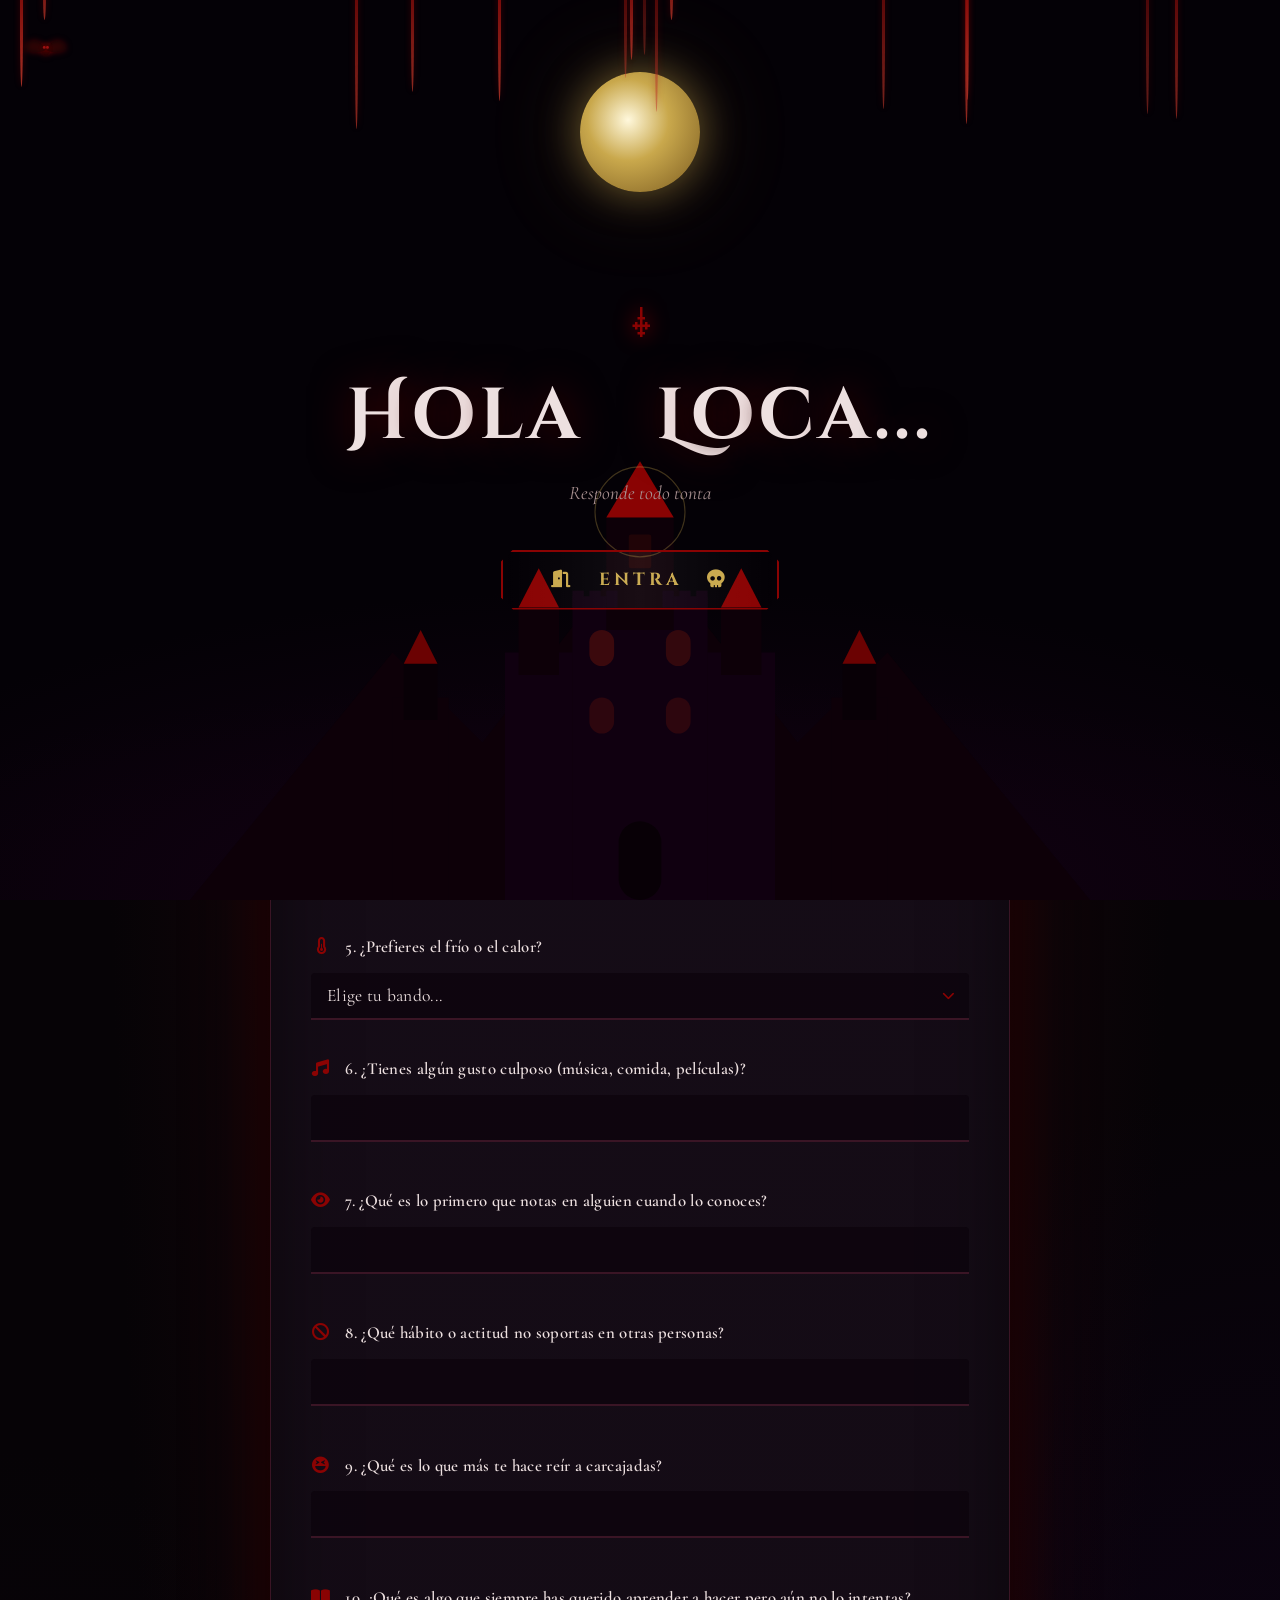
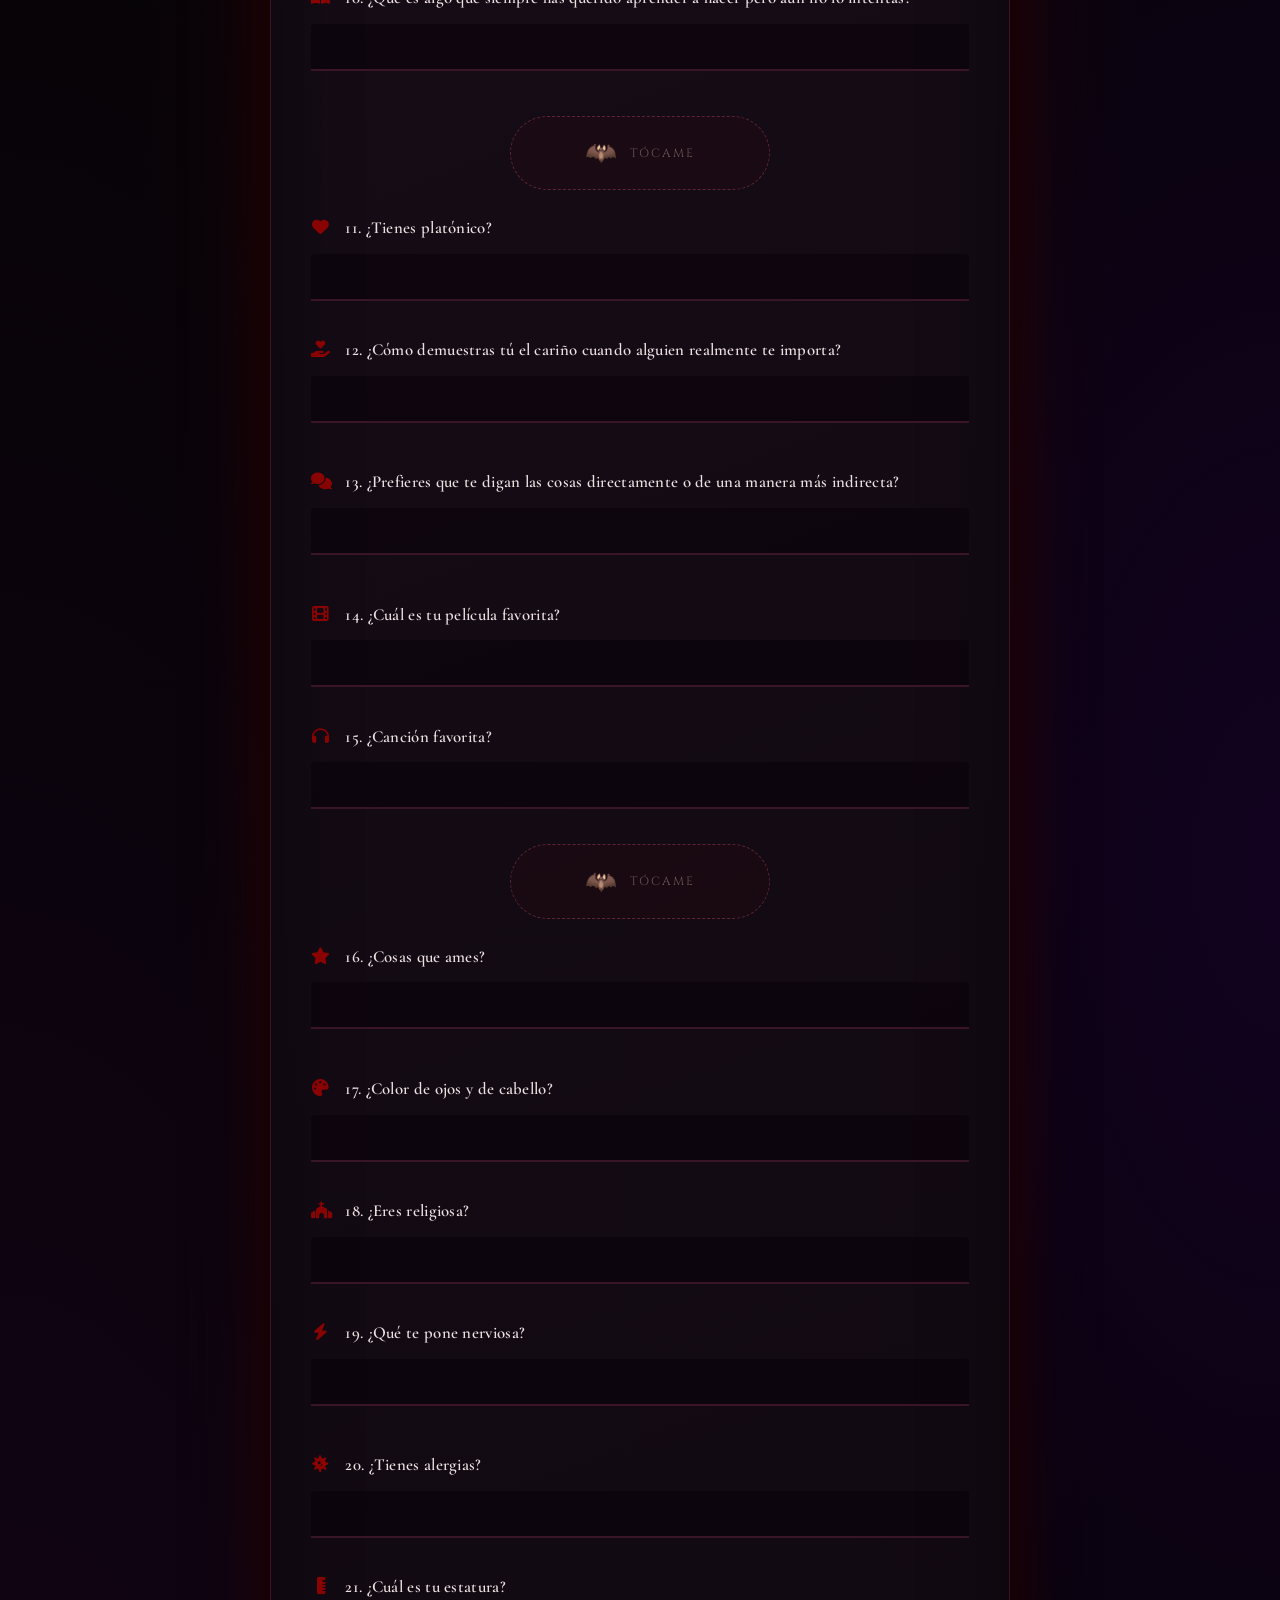
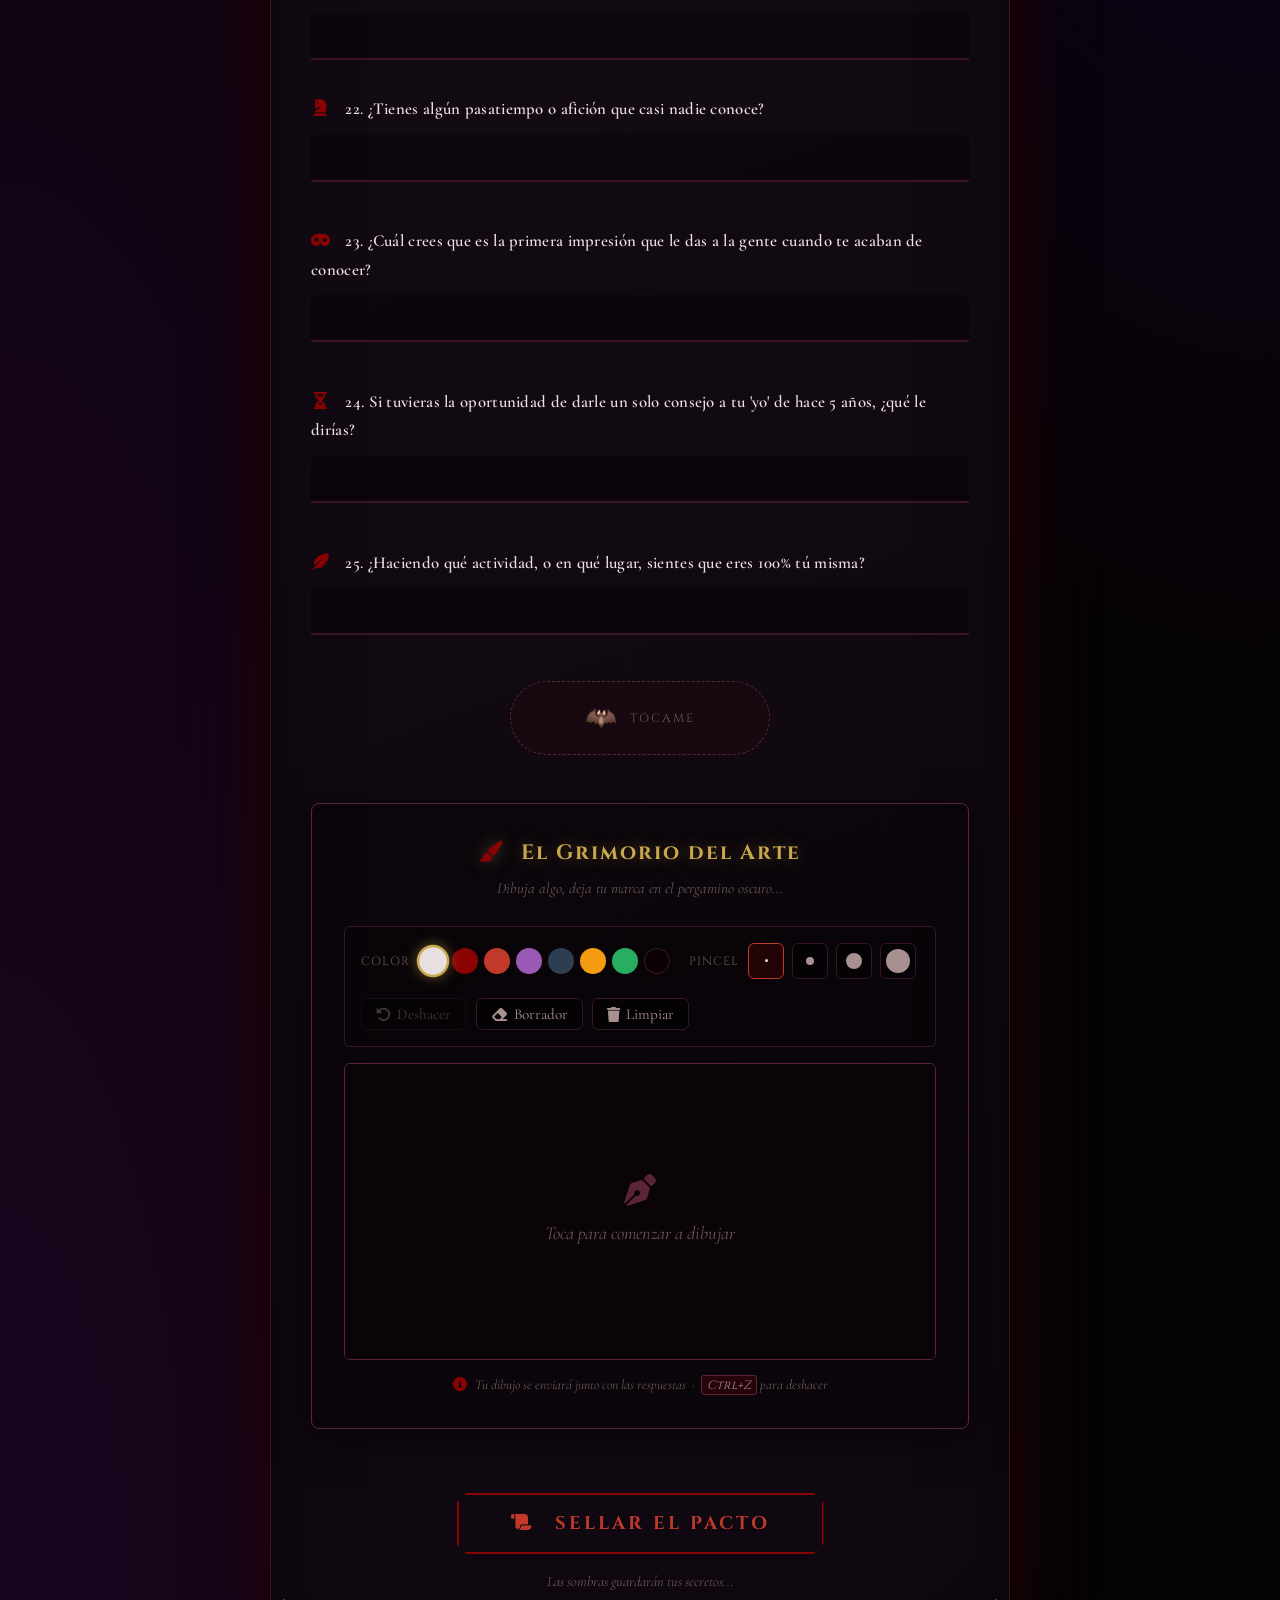
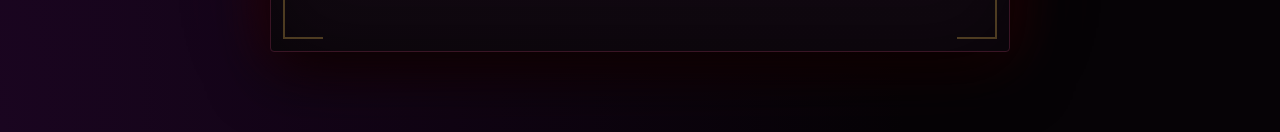
<file: index.html>
<!DOCTYPE html>
<html lang="es">

<head>
    <meta charset="UTF-8">
    <meta name="viewport" content="width=device-width, initial-scale=1.0">
    <title>Para Aline... 🦇</title>
    <meta name="description" content="Un cuestionario especial para conocerte mejor.">

    <!-- Google Fonts -->
    <link
        href="https://fonts.googleapis.com/css2?family=Cinzel+Decorative:wght@400;700;900&family=Cinzel:wght@400;600;700&family=Cormorant+Garamond:ital,wght@0,300;0,400;0,600;1,300;1,400&display=swap"
        rel="stylesheet">

    <!-- FontAwesome -->
    <link rel="stylesheet" href="https://cdnjs.cloudflare.com/ajax/libs/font-awesome/6.4.0/css/all.min.css">



    <!-- AOS Animation CSS -->
    <link href="https://unpkg.com/aos@2.3.1/dist/aos.css" rel="stylesheet">

    <link rel="stylesheet" href="./styles.css">
</head>

<body>

    <!-- ===== PANTALLA DE ENTRADA — Castlevania Intro ===== -->
    <div id="introScreen">
        <!-- Niebla -->
        <div class="intro-fog"></div>
        <div class="intro-fog intro-fog--2"></div>

        <!-- Silueta del castillo -->
        <div class="intro-castle">
            <svg viewBox="0 0 800 400" xmlns="http://www.w3.org/2000/svg" preserveAspectRatio="xMidYMax meet">
                <!-- base montaña -->
                <polygon points="0,400 180,180 260,260 400,80 540,260 620,180 800,400" fill="#0d0008" />
                <!-- castillo central -->
                <rect x="340" y="130" width="120" height="270" fill="#100010" />
                <!-- Torre central -->
                <rect x="370" y="60" width="60" height="100" fill="#0d0008" />
                <polygon points="370,60 400,10 430,60" fill="#8a0303" />
                <!-- ventanas torre -->
                <rect x="390" y="75" width="20" height="30" fill="#ff330015" rx="2" />
                <!-- Torres laterales izq -->
                <rect x="280" y="180" width="60" height="220" fill="#100010" />
                <rect x="292" y="140" width="36" height="60" fill="#0d0008" />
                <polygon points="292,140 310,105 328,140" fill="#8a0303" />
                <!-- Torres laterales der -->
                <rect x="460" y="180" width="60" height="220" fill="#100010" />
                <rect x="472" y="140" width="36" height="60" fill="#0d0008" />
                <polygon points="472,140 490,105 508,140" fill="#8a0303" />
                <!-- Torres extremo izq -->
                <rect x="180" y="220" width="50" height="180" fill="#0d0008" />
                <rect x="190" y="190" width="30" height="50" fill="#080006" />
                <polygon points="190,190 205,160 220,190" fill="#6b0202" />
                <!-- Torres extremo der -->
                <rect x="570" y="220" width="50" height="180" fill="#0d0008" />
                <rect x="580" y="190" width="30" height="50" fill="#080006" />
                <polygon points="580,190 595,160 610,190" fill="#6b0202" />
                <!-- Ventanas iluminadas castillo -->
                <rect x="355" y="160" width="22" height="32" rx="11" fill="#ff3300" opacity="0.18" />
                <rect x="423" y="160" width="22" height="32" rx="11" fill="#ff3300" opacity="0.15" />
                <rect x="355" y="220" width="22" height="32" rx="11" fill="#ff3300" opacity="0.12" />
                <rect x="423" y="220" width="22" height="32" rx="11" fill="#ff3300" opacity="0.12" />
                <!-- Puerta -->
                <rect x="381" y="330" width="38" height="70" rx="19" fill="#080006" />
                <!-- Almenas -->
                <rect x="340" y="125" width="10" height="15" fill="#100010" />
                <rect x="355" y="125" width="10" height="15" fill="#100010" />
                <rect x="370" y="125" width="10" height="15" fill="#100010" />
                <rect x="420" y="125" width="10" height="15" fill="#100010" />
                <rect x="435" y="125" width="10" height="15" fill="#100010" />
                <rect x="450" y="125" width="10" height="15" fill="#100010" />
                <!-- Luna llena detrás -->
                <circle cx="400" cy="55" r="40" fill="none" stroke="#c9a84c" stroke-width="1" opacity="0.3" />
            </svg>
        </div>

        <!-- Luna llena real -->
        <div class="intro-moon"></div>

        <!-- Gotas de sangre desde arriba -->
        <div class="blood-drips" id="bloodDrips"></div>

        <!-- Contenido central -->
        <div class="intro-content">
            <div class="intro-symbol">⸸</div>
            <h1 class="intro-title">
                <span class="intro-letter" style="--i:0">H</span><span class="intro-letter" style="--i:1">o</span><span
                    class="intro-letter" style="--i:2">l</span><span class="intro-letter" style="--i:3">a</span>
                <span class="intro-space"> </span>
                <span class="intro-letter" style="--i:5">L</span><span class="intro-letter" style="--i:6">o</span><span
                    class="intro-letter" style="--i:7">c</span><span class="intro-letter" style="--i:8">a</span><span
                    class="intro-letter" style="--i:9">...</span>
            </h1>
            <p class="intro-sub">Responde todo tonta</p>
            <button class="intro-enter-btn" id="enterBtn" onclick="enterSite()">
                <span class="btn-glow"></span>
                <i class="fa-solid fa-door-open"></i>
                &nbsp; Entra &nbsp;
                <i class="fa-solid fa-skull"></i>
            </button>
        </div>

        <!-- Murciélagos del intro -->
        <canvas id="introBatsCanvas"></canvas>
    </div>

    <!-- ===== BATS CANVAS (fondo principal) ===== -->
    <canvas id="batsCanvas"></canvas>

    <!-- ===== BLOOD DRIP OVERLAY ===== -->
    <div class="blood-overlay" id="bloodOverlay"></div>

    <!-- ===== PARTICLE AMBIENT ===== -->
    <div class="particles" id="particles"></div>

    <!-- ===== MODAL ENVÍO ===== -->
    <div class="submit-modal" id="submitModal">
        <div class="modal-inner">
            <div class="modal-bats">🦇 🦇 🦇</div>
            <h2>Por fin...</h2>
            <p>Tardaste mucho.</p>
            <div class="blood-seal"></div>
        </div>
    </div>

    <!-- ===== MENSAJES OCULTOS — Tooltips mágicos ===== -->
    <!-- Aparecen haciendo hover 3s sobre los ⸸ y elementos decorativos -->
    <div class="hidden-msg" id="hiddenMsg"></div>

    <!-- ===== MAIN CONTAINER ===== -->
    <div class="container" id="mainContainer">

        <!-- Decorative corner ornaments -->
        <div class="corner corner-tl"></div>
        <div class="corner corner-tr"></div>
        <div class="corner corner-bl"></div>
        <div class="corner corner-br"></div>

        <header data-aos="fade-down" data-aos-duration="1200">
            <div class="header-emblem">
                <!-- 🦇 Hover aquí 3s para un secreto -->
                <svg viewBox="0 0 120 80" xmlns="http://www.w3.org/2000/svg" class="bat-logo" data-secret="1" title="">
                    <path
                        d="M60 40 C50 20 20 15 5 25 C20 28 30 35 35 45 C40 30 50 28 60 40 C70 28 80 30 85 45 C90 35 100 28 115 25 C100 15 70 20 60 40Z"
                        fill="#8a0303" />
                    <ellipse cx="60" cy="42" rx="8" ry="10" fill="#8a0303" />
                    <circle cx="57" cy="38" r="2" fill="#ff0000" />
                    <circle cx="63" cy="38" r="2" fill="#ff0000" />
                </svg>
            </div>
            <h1>Como te quiero conocer</h1>
            <p class="header-sub">Responde sinceramente.<br><em>Tómate tu tiempo</em></p>
            <div class="divider-fancy" data-secret="2">
                <span class="divider-line"></span>
                <span class="divider-icon">⸸</span>
                <span class="divider-line"></span>
            </div>
        </header>

        <!-- Web3Forms — access key vinculada al correo -->
        <form id="mainForm">
            <input type="hidden" name="access_key" value="d47a85cb-c0b3-4e2b-aa18-7625a394afb6">
            <input type="hidden" name="subject" value="🦇 Nuevas confesiones del cuestionario gótico 🦇">
            <input type="hidden" name="from_name" value="Encuesta Gótica de Aline">
            <input type="checkbox" name="botcheck" style="display:none">

            <!-- PREGUNTAS -->
            <div class="pregunta" data-aos="fade-up" data-aos-delay="50">
                <label for="p1"><i class="fa-solid fa-signature"></i> 1. ¿Cuál es tu nombre completo?</label>
                <input type="text" id="p1" name="1_Nombre_Completo" required autocomplete="off">
            </div>

            <div class="pregunta" data-aos="fade-up">
                <label for="p2"><i class="fa-solid fa-utensils"></i> 2. ¿Te gusta cocinar o prefieres pedir
                    comida?</label>
                <textarea id="p2" name="2_Cocinar_o_Pedir" rows="1" required></textarea>
            </div>

            <div class="pregunta" data-aos="fade-up">
                <label for="p3"><i class="fa-solid fa-ice-cream"></i> 3. ¿Cuál es tu postre favorito?</label>
                <input type="text" id="p3" name="3_Postre_Favorito" required autocomplete="off">
            </div>

            <div class="pregunta" data-aos="fade-up">
                <label for="p4"><i class="fa-solid fa-leaf"></i> 4. ¿Cuál es tu estación del año favorita?</label>
                <input type="text" id="p4" name="4_Estacion_Favorita" required autocomplete="off">
            </div>

            <div class="pregunta" data-aos="fade-up">
                <label for="p5"><i class="fa-solid fa-temperature-half"></i> 5. ¿Prefieres el frío o el calor?</label>
                <div class="select-wrapper">
                    <select id="p5" name="5_Frio_o_Calor" required>
                        <option value="" disabled selected>Elige tu bando...</option>
                        <option value="Frío">El frío ❄️</option>
                        <option value="Calor">El calor ☀️</option>
                        <option value="Depende">Depende</option>
                    </select>
                    <i class="fa-solid fa-chevron-down select-arrow"></i>
                </div>
            </div>

            <div class="pregunta" data-aos="fade-up">
                <label for="p6"><i class="fa-solid fa-music"></i> 6. ¿Tienes algún gusto culposo (música, comida,
                    películas)?</label>
                <textarea id="p6" name="6_Gusto_Culposo" rows="1" required></textarea>
            </div>

            <div class="pregunta" data-aos="fade-up">
                <label for="p7"><i class="fa-solid fa-eye"></i> 7. ¿Qué es lo primero que notas en alguien cuando lo
                    conoces?</label>
                <textarea id="p7" name="7_Lo_Primero_Que_Notas" rows="1" required></textarea>
            </div>

            <!-- Mensaje oculto #3 — hover en el ojo de la pregunta 7 -->
            <div class="pregunta" data-aos="fade-up">
                <label for="p8"><i class="fa-solid fa-ban"></i> 8. ¿Qué hábito o actitud no soportas en otras
                    personas?</label>
                <textarea id="p8" name="8_Lo_Que_No_Soportas" rows="1" required></textarea>
            </div>

            <div class="pregunta" data-aos="fade-up">
                <label for="p9"><i class="fa-solid fa-face-laugh-squint"></i> 9. ¿Qué es lo que más te hace reír a
                    carcajadas?</label>
                <textarea id="p9" name="9_Lo_Que_Te_Hace_Reir" rows="1" required></textarea>
            </div>

            <div class="pregunta" data-aos="fade-up">
                <label for="p10"><i class="fa-solid fa-book-open"></i> 10. ¿Qué es algo que siempre has querido aprender
                    a hacer pero aún no lo intentas?</label>
                <textarea id="p10" name="10_Algo_Por_Aprender" rows="1" required></textarea>
            </div>

            <!-- 🦇 MENSAJE SECRETO 1 — sin AOS para que siempre aparezca -->
            <div class="secret-bat-card" data-msg="0" onclick="revealSecret(this)">
                <span class="sbc-bat">🦇</span>
                <span class="sbc-text">tócame</span>
            </div>

            <div class="pregunta" data-aos="fade-up">
                <label for="p11"><i class="fa-solid fa-heart"></i> 11. ¿Tienes platónico?</label>
                <input type="text" id="p11" name="11_Platonico" required autocomplete="off">
            </div>

            <div class="pregunta" data-aos="fade-up">
                <label for="p12"><i class="fa-solid fa-hand-holding-heart"></i> 12. ¿Cómo demuestras tú el cariño cuando
                    alguien realmente te importa?</label>
                <textarea id="p12" name="12_Como_Demuestras_Carino" rows="1" required></textarea>
            </div>

            <div class="pregunta" data-aos="fade-up">
                <label for="p13"><i class="fa-solid fa-comments"></i> 13. ¿Prefieres que te digan las cosas directamente
                    o de una manera más indirecta?</label>
                <textarea id="p13" name="13_Directa_o_Indirecta" rows="1" required></textarea>
            </div>

            <div class="pregunta" data-aos="fade-up">
                <label for="p14"><i class="fa-solid fa-film"></i> 14. ¿Cuál es tu película favorita?</label>
                <input type="text" id="p14" name="14_Pelicula_Favorita" required autocomplete="off">
            </div>

            <div class="pregunta" data-aos="fade-up">
                <label for="p15"><i class="fa-solid fa-headphones"></i> 15. ¿Canción favorita?</label>
                <input type="text" id="p15" name="15_Cancion_Favorita" required autocomplete="off">
            </div>

            <!-- 🦇 MENSAJE SECRETO 2 — sin AOS para que siempre aparezca -->
            <div class="secret-bat-card" data-msg="1" onclick="revealSecret(this)">
                <span class="sbc-bat">🦇</span>
                <span class="sbc-text">tócame</span>
            </div>

            <div class="pregunta" data-aos="fade-up">
                <label for="p16"><i class="fa-solid fa-star"></i> 16. ¿Cosas que ames?</label>
                <textarea id="p16" name="16_Cosas_Que_Amas" rows="1" required></textarea>
            </div>

            <div class="pregunta" data-aos="fade-up">
                <label for="p17"><i class="fa-solid fa-palette"></i> 17. ¿Color de ojos y de cabello?</label>
                <input type="text" id="p17" name="17_Ojos_y_Cabello" required autocomplete="off">
            </div>

            <div class="pregunta" data-aos="fade-up">
                <label for="p18"><i class="fa-solid fa-church"></i> 18. ¿Eres religiosa?</label>
                <input type="text" id="p18" name="18_Religiosa" required autocomplete="off">
            </div>

            <div class="pregunta" data-aos="fade-up">
                <label for="p19"><i class="fa-solid fa-bolt"></i> 19. ¿Qué te pone nerviosa?</label>
                <textarea id="p19" name="19_Que_Te_Pone_Nerviosa" rows="1" required></textarea>
            </div>

            <div class="pregunta" data-aos="fade-up">
                <label for="p20"><i class="fa-solid fa-virus"></i> 20. ¿Tienes alergias?</label>
                <input type="text" id="p20" name="20_Alergias" required autocomplete="off">
            </div>

            <div class="pregunta" data-aos="fade-up">
                <label for="p21"><i class="fa-solid fa-ruler-vertical"></i> 21. ¿Cuál es tu estatura?</label>
                <input type="text" id="p21" name="21_Estatura" required autocomplete="off">
            </div>

            <div class="pregunta" data-aos="fade-up">
                <label for="p22"><i class="fa-solid fa-chess-knight"></i> 22. ¿Tienes algún pasatiempo o afición que
                    casi nadie conoce?</label>
                <textarea id="p22" name="22_Pasatiempo_Oculto" rows="1" required></textarea>
            </div>

            <div class="pregunta" data-aos="fade-up">
                <label for="p23"><i class="fa-solid fa-mask"></i> 23. ¿Cuál crees que es la primera impresión que le das
                    a la gente cuando te acaban de conocer?</label>
                <textarea id="p23" name="23_Primera_Impresion" rows="1" required></textarea>
            </div>

            <div class="pregunta" data-aos="fade-up">
                <label for="p24"><i class="fa-solid fa-hourglass-half"></i> 24. Si tuvieras la oportunidad de darle un
                    solo consejo a tu 'yo' de hace 5 años, ¿qué le dirías?</label>
                <textarea id="p24" name="24_Consejo_A_Tu_Yo_Pasado" rows="1" required></textarea>
            </div>

            <div class="pregunta" data-aos="fade-up">
                <label for="p25"><i class="fa-solid fa-feather-pointed" data-secret="5"></i> 25. ¿Haciendo qué
                    actividad, o en qué lugar, sientes que eres 100% tú misma?</label>
                <textarea id="p25" name="25_Lugar_Donde_Eres_Tu_Misma" rows="1" required></textarea>
            </div>

            <!-- 🦇 MENSAJE SECRETO 3 — sin AOS para que siempre aparezca -->
            <div class="secret-bat-card" data-msg="2" onclick="revealSecret(this)" style="margin-bottom: 2.5rem;">
                <span class="sbc-bat">🦇</span>
                <span class="sbc-text">tócame</span>
            </div>

            <!-- ===== CANVAS DE DIBUJO VAMPIRESCO ===== -->
            <div class="canvas-section" data-aos="fade-up" data-aos-duration="1200">
                <div class="canvas-header">
                    <h3 class="canvas-title">
                        <i class="fa-solid fa-paintbrush"></i>
                        El Grimorio del Arte
                    </h3>
                    <p class="canvas-subtitle">Dibuja algo, deja tu marca en el pergamino oscuro...</p>
                </div>

                <div class="canvas-tools">
                    <div class="tool-group">
                        <label class="tool-label">Color</label>
                        <div class="color-palette">
                            <button type="button" class="color-btn active" data-color="#e8e0e0"
                                style="background:#e8e0e0" title="Blanco luna"></button>
                            <button type="button" class="color-btn" data-color="#8a0303" style="background:#8a0303"
                                title="Rojo sangre"></button>
                            <button type="button" class="color-btn" data-color="#c0392b" style="background:#c0392b"
                                title="Escarlata"></button>
                            <button type="button" class="color-btn" data-color="#9b59b6" style="background:#9b59b6"
                                title="Violeta oscuro"></button>
                            <button type="button" class="color-btn" data-color="#2c3e50" style="background:#2c3e50"
                                title="Azul noche"></button>
                            <button type="button" class="color-btn" data-color="#f39c12" style="background:#f39c12"
                                title="Oro maldito"></button>
                            <button type="button" class="color-btn" data-color="#27ae60" style="background:#27ae60"
                                title="Verde veneno"></button>
                            <button type="button" class="color-btn" data-color="#0d0006"
                                style="background:#0d0006;border:1px solid #3b1f22" title="Negro abismo"></button>
                        </div>
                    </div>
                    <div class="tool-group">
                        <label class="tool-label">Pincel</label>
                        <div class="brush-sizes">
                            <button type="button" class="brush-btn active" data-size="3" title="Fino"><span
                                    style="width:3px;height:3px;border-radius:50%;background:currentColor;display:inline-block"></span></button>
                            <button type="button" class="brush-btn" data-size="8" title="Mediano"><span
                                    style="width:8px;height:8px;border-radius:50%;background:currentColor;display:inline-block"></span></button>
                            <button type="button" class="brush-btn" data-size="16" title="Grueso"><span
                                    style="width:16px;height:16px;border-radius:50%;background:currentColor;display:inline-block"></span></button>
                            <button type="button" class="brush-btn" data-size="30" title="Enorme"><span
                                    style="width:24px;height:24px;border-radius:50%;background:currentColor;display:inline-block"></span></button>
                        </div>
                    </div>
                    <div class="tool-group">
                        <button type="button" id="undoBtn" class="tool-action-btn" title="Deshacer (Ctrl+Z)">
                            <i class="fa-solid fa-rotate-left"></i> Deshacer
                        </button>
                        <button type="button" id="eraserBtn" class="tool-action-btn" title="Borrador">
                            <i class="fa-solid fa-eraser"></i> Borrador
                        </button>
                        <button type="button" id="clearBtn" class="tool-action-btn danger" title="Limpiar">
                            <i class="fa-solid fa-trash"></i> Limpiar
                        </button>
                    </div>
                </div>

                <div class="canvas-wrapper">
                    <canvas id="drawCanvas"></canvas>
                    <div class="canvas-overlay-hint" id="canvasHint">
                        <i class="fa-solid fa-pen-nib"></i>
                        <span>Toca para comenzar a dibujar</span>
                    </div>
                </div>

                <!-- Canvas data oculto para enviar con el form -->
                <input type="hidden" name="Dibujo_Canvas" id="canvasData">
                <p class="canvas-note"><i class="fa-solid fa-info-circle"></i> Tu dibujo se enviará junto con las
                    respuestas &nbsp;·&nbsp; <kbd>Ctrl+Z</kbd> para deshacer</p>
            </div>

            <!-- BOTÓN ENVIAR -->
            <div class="btn-container" data-aos="zoom-in" data-aos-delay="200">
                <button type="submit" id="submitBtn">
                    <i class="fa-solid fa-scroll"></i>
                    Sellar el Pacto
                </button>
                <p class="submit-note">Las sombras guardarán tus secretos...</p>
            </div>

        </form>
    </div>

    <!-- AOS JS -->
    <script src="https://unpkg.com/aos@2.3.1/dist/aos.js"></script>
    <script src="./script.js"></script>
</body>

</html>
</file>
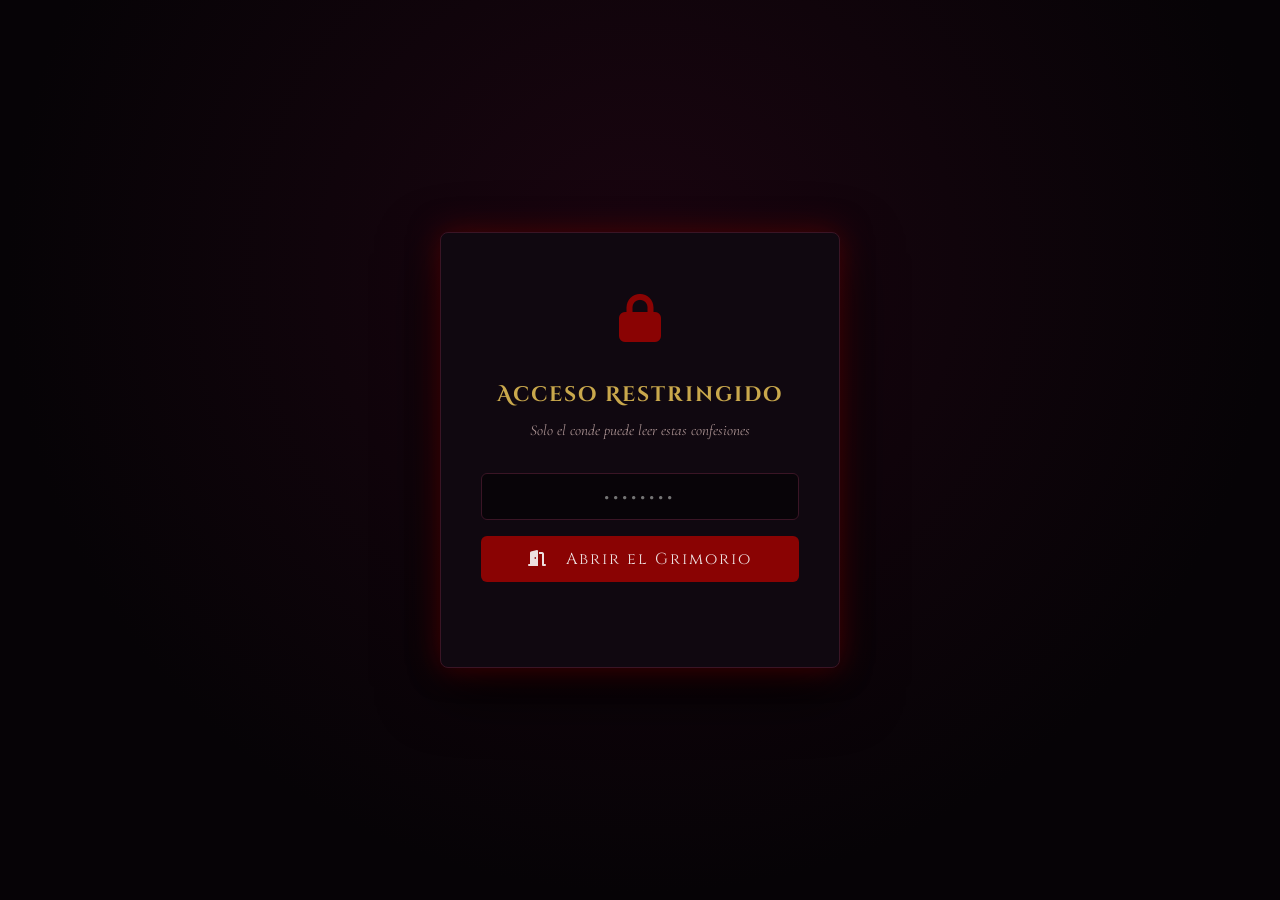
<file: resultados.html>
<!DOCTYPE html>
<html lang="es">
<head>
    <meta charset="UTF-8">
    <meta name="viewport" content="width=device-width, initial-scale=1.0">
    <title>🔐 El Grimorio — Solo para el Conde</title>
    <meta name="robots" content="noindex, nofollow">
    <link href="https://fonts.googleapis.com/css2?family=Cinzel+Decorative:wght@400;700&family=Cinzel:wght@400;600&family=Cormorant+Garamond:ital,wght@0,400;0,600;1,400&display=swap" rel="stylesheet">
    <link rel="stylesheet" href="https://cdnjs.cloudflare.com/ajax/libs/font-awesome/6.4.0/css/all.min.css">
    <style>
        :root {
            --bg:      #060306;
            --card:    #100810;
            --primary: #8a0303;
            --bright:  #c0392b;
            --gold:    #c9a84c;
            --text:    #ede0e0;
            --muted:   #a89090;
            --border:  #3a1525;
            --glow:    0 0 30px rgba(138,3,3,0.5);
        }

        *, *::before, *::after { box-sizing: border-box; margin: 0; padding: 0; }

        body {
            background: var(--bg);
            background-image:
                radial-gradient(ellipse at 50% 0%, #290a10 0%, transparent 55%),
                radial-gradient(ellipse at 0%  100%, #1a0520 0%, transparent 45%);
            color: var(--text);
            font-family: 'Cormorant Garamond', serif;
            font-size: 1.1rem;
            line-height: 1.7;
            padding: 3rem 1rem;
            min-height: 100vh;
        }

        ::-webkit-scrollbar { width: 6px; }
        ::-webkit-scrollbar-track { background: var(--bg); }
        ::-webkit-scrollbar-thumb { background: var(--border); border-radius: 3px; }
        ::-webkit-scrollbar-thumb:hover { background: var(--primary); }

        /* ===== PANTALLA DE CONTRASEÑA ===== */
        .gate {
            position: fixed;
            inset: 0;
            background: var(--bg);
            background-image: radial-gradient(ellipse at 50% 30%, #1a0510 0%, var(--bg) 70%);
            display: flex;
            align-items: center;
            justify-content: center;
            z-index: 1000;
            transition: opacity 0.8s ease;
        }
        .gate.unlocked {
            opacity: 0;
            pointer-events: none;
        }

        .gate-box {
            text-align: center;
            padding: 3rem 2.5rem;
            border: 1px solid var(--border);
            border-radius: 8px;
            background: var(--card);
            box-shadow: var(--glow), 0 20px 60px rgba(0,0,0,0.9);
            max-width: 400px;
            width: 90%;
        }

        .gate-icon {
            font-size: 3rem;
            color: var(--primary);
            margin-bottom: 1rem;
            animation: pulseLock 2s ease-in-out infinite;
        }
        @keyframes pulseLock {
            0%,100% { text-shadow: 0 0 10px var(--primary); }
            50%      { text-shadow: 0 0 30px var(--bright), 0 0 60px rgba(138,3,3,0.4); }
        }

        .gate-title {
            font-family: 'Cinzel Decorative', serif;
            font-size: 1.3rem;
            color: var(--gold);
            margin-bottom: 0.3rem;
            letter-spacing: 2px;
        }
        .gate-sub { color: var(--muted); font-style: italic; margin-bottom: 1.8rem; font-size: 0.95rem; }

        .gate-input {
            width: 100%;
            background: rgba(0,0,0,0.5);
            border: 1px solid var(--border);
            border-radius: 6px;
            color: var(--text);
            padding: 12px 16px;
            font-family: 'Cormorant Garamond', serif;
            font-size: 1.1rem;
            text-align: center;
            letter-spacing: 4px;
            margin-bottom: 1rem;
            transition: all 0.3s;
        }
        .gate-input:focus {
            outline: none;
            border-color: var(--primary);
            box-shadow: 0 0 15px rgba(138,3,3,0.3);
        }

        .gate-btn {
            width: 100%;
            padding: 12px;
            background: var(--primary);
            color: var(--text);
            border: none;
            border-radius: 6px;
            font-family: 'Cinzel', serif;
            font-size: 1rem;
            letter-spacing: 2px;
            cursor: pointer;
            transition: all 0.3s;
        }
        .gate-btn:hover { background: var(--bright); box-shadow: var(--glow); }

        .gate-error {
            color: var(--bright);
            font-size: 0.9rem;
            margin-top: 0.8rem;
            opacity: 0;
            transition: opacity 0.3s;
            font-style: italic;
        }
        .gate-error.visible { opacity: 1; }

        /* ===== CONTENIDO PRINCIPAL ===== */
        .main { display: none; }
        .main.visible { display: block; }

        .container {
            max-width: 800px;
            margin: 0 auto;
        }

        .page-header {
            text-align: center;
            margin-bottom: 3rem;
            padding-bottom: 2rem;
            border-bottom: 1px solid var(--border);
        }

        .page-header h1 {
            font-family: 'Cinzel Decorative', serif;
            font-size: clamp(1.4rem, 4vw, 2.2rem);
            color: var(--gold);
            text-shadow: 0 0 30px rgba(201,168,76,0.4);
            letter-spacing: 2px;
            margin-bottom: 0.5rem;
        }
        .page-header p { color: var(--muted); font-style: italic; }

        /* ===== CONTROLES ===== */
        .controls {
            display: flex;
            gap: 1rem;
            flex-wrap: wrap;
            margin-bottom: 2rem;
            align-items: center;
        }

        .ctrl-btn {
            padding: 8px 18px;
            border: 1px solid var(--border);
            border-radius: 6px;
            background: rgba(0,0,0,0.4);
            color: var(--muted);
            font-family: 'Cormorant Garamond', serif;
            font-size: 0.95rem;
            cursor: pointer;
            transition: all 0.25s;
            display: flex;
            align-items: center;
            gap: 8px;
        }
        .ctrl-btn:hover { border-color: var(--primary); color: var(--text); background: rgba(138,3,3,0.15); }
        .ctrl-btn.active { border-color: var(--primary); background: rgba(138,3,3,0.2); color: var(--text); }

        .stats-bar {
            margin-left: auto;
            color: var(--muted);
            font-style: italic;
            font-size: 0.9rem;
        }

        /* ===== RESULTADOS ===== */
        #resultsContainer .empty-state {
            text-align: center;
            padding: 5rem 2rem;
            color: var(--muted);
        }
        .empty-state i { font-size: 3rem; color: var(--border); margin-bottom: 1rem; display: block; }
        .empty-state h3 { font-family: 'Cinzel', serif; color: var(--muted); margin-bottom: 0.5rem; }

        /* Card de cada resultado */
        .result-card {
            background: var(--card);
            border: 1px solid var(--border);
            border-radius: 8px;
            margin-bottom: 1.5rem;
            overflow: hidden;
            box-shadow: 0 8px 30px rgba(0,0,0,0.7);
            transition: box-shadow 0.3s;
        }
        .result-card:hover { box-shadow: 0 12px 40px rgba(0,0,0,0.8), 0 0 20px rgba(138,3,3,0.1); }

        .card-header {
            display: flex;
            justify-content: space-between;
            align-items: center;
            padding: 1.2rem 1.5rem;
            background: rgba(138,3,3,0.08);
            border-bottom: 1px solid var(--border);
            cursor: pointer;
            user-select: none;
            gap: 1rem;
        }
        .card-header:hover { background: rgba(138,3,3,0.13); }

        .card-name {
            font-family: 'Cinzel', serif;
            font-size: 1.1rem;
            color: var(--text);
            letter-spacing: 1px;
        }
        .card-name i { color: var(--primary); margin-right: 10px; }

        .card-meta {
            display: flex;
            align-items: center;
            gap: 1rem;
            flex-shrink: 0;
        }
        .card-date { color: var(--muted); font-size: 0.85rem; font-style: italic; }
        .card-toggle { color: var(--primary); transition: transform 0.3s; }
        .result-card.open .card-toggle { transform: rotate(180deg); }

        .card-body {
            display: none;
            padding: 1.5rem;
        }
        .result-card.open .card-body { display: block; }

        .answer-item {
            display: flex;
            gap: 1rem;
            padding: 0.8rem 0;
            border-bottom: 1px solid rgba(58,21,37,0.4);
        }
        .answer-item:last-child { border-bottom: none; }

        .answer-q {
            flex: 0 0 auto;
            width: 26px;
            height: 26px;
            background: var(--primary);
            border-radius: 50%;
            display: flex;
            align-items: center;
            justify-content: center;
            font-family: 'Cinzel', serif;
            font-size: 0.7rem;
            font-weight: 700;
            color: var(--text);
            flex-shrink: 0;
            margin-top: 2px;
        }

        .answer-content { flex: 1; }
        .answer-label { color: var(--muted); font-size: 0.85rem; margin-bottom: 0.2rem; font-style: italic; }
        .answer-value { color: var(--text); }

        .drawing-preview {
            margin-top: 1rem;
            border: 1px solid var(--border);
            border-radius: 6px;
            overflow: hidden;
            max-width: 100%;
        }
        .drawing-preview img {
            width: 100%;
            display: block;
            border-radius: 6px;
        }
        .drawing-label {
            color: var(--gold);
            font-family: 'Cinzel', serif;
            font-size: 0.85rem;
            letter-spacing: 1px;
            margin-bottom: 0.5rem;
        }

        .delete-btn {
            margin-top: 1rem;
            padding: 6px 14px;
            background: transparent;
            border: 1px solid #3b1515;
            border-radius: 6px;
            color: #7a4040;
            font-family: 'Cormorant Garamond', serif;
            font-size: 0.9rem;
            cursor: pointer;
            transition: all 0.25s;
        }
        .delete-btn:hover { border-color: var(--bright); color: var(--bright); background: rgba(192,57,43,0.1); }

        /* Seccion vampiresca en card */
        .vampire-answers {
            margin-top: 1.2rem;
            padding: 1rem 1.2rem;
            background: rgba(138,3,3,0.05);
            border: 1px solid var(--border);
            border-left: 3px solid var(--primary);
            border-radius: 6px;
        }
        .vampire-answers-title {
            font-family: 'Cinzel', serif;
            color: var(--gold);
            font-size: 0.9rem;
            letter-spacing: 1px;
            margin-bottom: 0.8rem;
        }

        @media (max-width: 600px) {
            .controls { flex-direction: column; align-items: flex-start; }
            .stats-bar { margin-left: 0; }
            .card-header { flex-direction: column; align-items: flex-start; }
        }
    </style>
</head>
<body>

    <!-- ===== PUERTA DE ACCESO ===== -->
    <div class="gate" id="gate">
        <div class="gate-box">
            <div class="gate-icon"><i class="fa-solid fa-lock"></i></div>
            <h2 class="gate-title">Acceso Restringido</h2>
            <p class="gate-sub">Solo el conde puede leer estas confesiones</p>
            <input type="password" class="gate-input" id="gateInput" placeholder="••••••••" maxlength="20">
            <button class="gate-btn" onclick="checkPassword()">
                <i class="fa-solid fa-door-open"></i> &nbsp; Abrir el Grimorio
            </button>
            <p class="gate-error" id="gateError">Acceso denegado. La oscuridad te rechaza.</p>
        </div>
    </div>

    <!-- ===== CONTENIDO PRINCIPAL ===== -->
    <div class="main" id="mainContent">
        <div class="container">
            <div class="page-header">
                <h1>🦇 El Grimorio del Conde</h1>
                <p>Las confesiones recopiladas de la noche</p>
            </div>

            <div class="controls">
                <button class="ctrl-btn" onclick="exportAll()">
                    <i class="fa-solid fa-file-export"></i> Exportar JSON
                </button>
                <button class="ctrl-btn" onclick="clearAll()">
                    <i class="fa-solid fa-trash"></i> Borrar todo
                </button>
                <span class="stats-bar" id="statsBar">Cargando...</span>
            </div>

            <div id="resultsContainer"></div>
        </div>
    </div>

    <script>
        // ============================================================
        // CONTRASEÑA — Cámbiala aquí. Solo tú debes saber esto.
        // ============================================================
        const SECRET_PASSWORD = 'Castlevania1476';

        // ============================================================
        // LLAVE DE ALMACENAMIENTO LOCAL
        // ============================================================
        const STORAGE_KEY = 'encuesta_gothic_results';

        // ============================================================
        // VERIFICACIÓN DE CONTRASEÑA
        // ============================================================
        function checkPassword() {
            const val = document.getElementById('gateInput').value;
            if (val === SECRET_PASSWORD) {
                document.getElementById('gate').classList.add('unlocked');
                document.getElementById('mainContent').classList.add('visible');
                setTimeout(() => document.getElementById('gate').remove(), 900);
                loadResults();
            } else {
                const err = document.getElementById('gateError');
                err.classList.add('visible');
                document.getElementById('gateInput').value = '';
                document.getElementById('gateInput').style.borderColor = '#c0392b';
                setTimeout(() => {
                    err.classList.remove('visible');
                    document.getElementById('gateInput').style.borderColor = '';
                }, 2500);
            }
        }

        document.getElementById('gateInput')?.addEventListener('keydown', e => {
            if (e.key === 'Enter') checkPassword();
        });

        // ============================================================
        // CARGAR Y MOSTRAR RESULTADOS
        // ============================================================
        function loadResults() {
            const data = getStoredResults();
            renderResults(data);
            updateStats(data);
        }

        function getStoredResults() {
            try {
                return JSON.parse(localStorage.getItem(STORAGE_KEY) || '[]');
            } catch { return []; }
        }

        function renderResults(data) {
            const container = document.getElementById('resultsContainer');

            if (!data.length) {
                container.innerHTML = `
                    <div class="empty-state">
                        <i class="fa-solid fa-scroll"></i>
                        <h3>El Grimorio está vacío</h3>
                        <p>Nadie ha respondido el cuestionario aún...</p>
                    </div>`;
                return;
            }

            container.innerHTML = data.map((r, idx) => buildCard(r, idx)).join('');
        }

        function buildCard(result, idx) {
            const name  = result['1_Nombre_Completo'] || result.nombre || '—';
            const date  = result._timestamp
                ? new Date(result._timestamp).toLocaleString('es-MX')
                : 'Fecha desconocida';

            // Campos normales (excluimos especiales)
            const skipKeys = ['_timestamp', 'Dibujo_Canvas', '_id', '_next', '_subject', '_captcha'];
            const vampirePrefix = ['V1_', 'V2_', 'V3_', 'V4_', 'V5_'];

            const normalEntries  = Object.entries(result).filter(([k]) =>
                !skipKeys.includes(k) && !vampirePrefix.some(p => k.startsWith(p))
            );
            const vampireEntries = Object.entries(result).filter(([k]) =>
                vampirePrefix.some(p => k.startsWith(p))
            );

            const normalHTML = normalEntries.map(([k, v], i) => `
                <div class="answer-item">
                    <div class="answer-q">${i + 1}</div>
                    <div class="answer-content">
                        <div class="answer-label">${k.replace(/_/g, ' ')}</div>
                        <div class="answer-value">${v || '—'}</div>
                    </div>
                </div>`).join('');

            const vampireHTML = vampireEntries.length ? `
                <div class="vampire-answers">
                    <div class="vampire-answers-title">🦇 Confesiones del Alma</div>
                    ${vampireEntries.map(([k, v]) => `
                        <div class="answer-item">
                            <div class="answer-content">
                                <div class="answer-label">${k.replace(/_/g, ' ')}</div>
                                <div class="answer-value">${v || '—'}</div>
                            </div>
                        </div>`).join('')}
                </div>` : '';

            const drawingHTML = result.Dibujo_Canvas ? `
                <div style="margin-top:1.2rem">
                    <div class="drawing-label"><i class="fa-solid fa-paintbrush" style="color:#c9a84c;margin-right:8px"></i>Su dibujo:</div>
                    <div class="drawing-preview"><img src="${result.Dibujo_Canvas}" alt="Dibujo de ${name}"></div>
                </div>` : '';

            return `
                <div class="result-card" id="card-${idx}">
                    <div class="card-header" onclick="toggleCard(${idx})">
                        <div class="card-name">
                            <i class="fa-solid fa-scroll"></i>${name}
                        </div>
                        <div class="card-meta">
                            <span class="card-date">${date}</span>
                            <i class="fa-solid fa-chevron-down card-toggle"></i>
                        </div>
                    </div>
                    <div class="card-body">
                        ${normalHTML}
                        ${vampireHTML}
                        ${drawingHTML}
                        <button class="delete-btn" onclick="deleteResult(${idx})">
                            <i class="fa-solid fa-times"></i> Eliminar esta confesión
                        </button>
                    </div>
                </div>`;
        }

        function toggleCard(idx) {
            document.getElementById(`card-${idx}`)?.classList.toggle('open');
        }

        function updateStats(data) {
            document.getElementById('statsBar').textContent =
                `${data.length} confesión${data.length !== 1 ? 'es' : ''} recibida${data.length !== 1 ? 's' : ''}`;
        }

        // ============================================================
        // ACCIONES
        // ============================================================
        function deleteResult(idx) {
            if (!confirm('¿Eliminar esta confesión del Grimorio?')) return;
            const data = getStoredResults();
            data.splice(idx, 1);
            localStorage.setItem(STORAGE_KEY, JSON.stringify(data));
            loadResults();
        }

        function clearAll() {
            if (!confirm('¿Borrar TODAS las confesiones? Esta acción es irreversible.')) return;
            localStorage.removeItem(STORAGE_KEY);
            loadResults();
        }

        function exportAll() {
            const data = getStoredResults();
            const blob = new Blob([JSON.stringify(data, null, 2)], { type: 'application/json' });
            const url  = URL.createObjectURL(blob);
            const a    = document.createElement('a');
            a.href     = url;
            a.download = `grimorio_${Date.now()}.json`;
            a.click();
            URL.revokeObjectURL(url);
        }

        // ============================================================
        // INTERCEPTAR RESULTADOS DE FORMSUBMIT
        // (Cuando formsubmit redirecciona de vuelta, puede pasar datos
        //  via URLSearchParams — esta parte guarda cualquier dato recibido)
        // ============================================================
        (function captureFormSubmitRedirect() {
            const params = new URLSearchParams(window.location.search);
            const entries = {};
            let hasData = false;

            params.forEach((val, key) => {
                if (key !== 'timestamp') {
                    entries[key] = val;
                    hasData = true;
                }
            });

            if (hasData) {
                entries._timestamp = Date.now();
                const data = getStoredResults();
                data.push(entries);
                localStorage.setItem(STORAGE_KEY, JSON.stringify(data));
                // Limpiar URL
                window.history.replaceState({}, '', window.location.pathname);
            }
        })();
    </script>
</body>
</html>
</file>
<file: styles.css>
/* ============================================================
   VARIABLES GÓTICAS — CASTLEVANIA DARK THEME
   ============================================================ */
:root {
    --bg:            #060306;
    --bg2:           #0d070d;
    --card-bg:       #100810;
    --card-bg2:      #160d18;
    --primary:       #8a0303;
    --primary-bright:#c0392b;
    --primary-glow:  rgba(138, 3, 3, 0.55);
    --primary-glow2: rgba(192, 57, 43, 0.3);
    --gold:          #c9a84c;
    --gold-dim:      #7a6030;
    --purple:        #4a1060;
    --purple-bright: #9b59b6;
    --text:          #ede0e0;
    --text-dim:      #a89090;
    --text-muted:    #6b5555;
    --border:        #3a1525;
    --border-bright: #5c2535;
    --glow:          0 0 20px rgba(138, 3, 3, 0.5);
    --glow-lg:       0 0 50px rgba(138, 3, 3, 0.35), 0 0 100px rgba(138, 3, 3, 0.15);
    --shadow:        0 20px 60px rgba(0,0,0,0.9);
}

/* ============================================================
   RESET & BASE
   ============================================================ */
*, *::before, *::after {
    box-sizing: border-box;
    margin: 0;
    padding: 0;
}
html { scroll-behavior: smooth; }

body {
    background-color: var(--bg);
    background-image:
        radial-gradient(ellipse at 50% 0%,   #290a10 0%, transparent 60%),
        radial-gradient(ellipse at 0%  100%, #1a0520 0%, transparent 50%),
        radial-gradient(ellipse at 100% 50%, #120220 0%, transparent 40%);
    color: var(--text);
    font-family: 'Cormorant Garamond', serif;
    font-size: 1.15rem;
    line-height: 1.7;
    padding: 3rem 1rem 5rem;
    min-height: 100vh;
    overflow-x: hidden;
}

/* ============================================================
   SCROLLBAR GÓTICO
   ============================================================ */
::-webkit-scrollbar { width: 6px; }
::-webkit-scrollbar-track { background: var(--bg); }
::-webkit-scrollbar-thumb { background: var(--border); border-radius: 3px; }
::-webkit-scrollbar-thumb:hover { background: var(--primary); }

/* ============================================================
   ██████  PANTALLA DE INTRO — Castlevania Gate
   ============================================================ */
#introScreen {
    position: fixed;
    inset: 0;
    z-index: 9999;
    background: #040106;
    display: flex;
    align-items: center;
    justify-content: center;
    flex-direction: column;
    overflow: hidden;
    transition: opacity 1s ease, transform 1s ease;
}
#introScreen.exit {
    opacity: 0;
    pointer-events: none;
    transform: scale(1.04);
}

/* Niebla */
.intro-fog {
    position: absolute;
    bottom: 0; left: -20%;
    width: 140%;
    height: 35%;
    background: radial-gradient(ellipse at 50% 100%, rgba(20,0,20,0.9) 0%, transparent 70%);
    animation: fogDrift 12s ease-in-out infinite alternate;
    pointer-events: none;
}
.intro-fog--2 {
    height: 25%;
    opacity: 0.6;
    animation-delay: -6s;
    animation-direction: alternate-reverse;
}
@keyframes fogDrift {
    from { transform: translateX(-5%) scaleY(1); }
    to   { transform: translateX(5%)  scaleY(1.15); }
}

/* Luna */
.intro-moon {
    position: absolute;
    top: 8%;
    left: 50%;
    transform: translateX(-50%);
    width: 120px;
    height: 120px;
    border-radius: 50%;
    background: radial-gradient(circle at 40% 40%, #fff8dc, #c9a84c 40%, #7a5a20 100%);
    box-shadow: 0 0 40px rgba(201,168,76,0.5), 0 0 100px rgba(201,168,76,0.2);
    animation: moonGlow 4s ease-in-out infinite alternate;
}
@keyframes moonGlow {
    from { box-shadow: 0 0 40px rgba(201,168,76,0.5), 0 0 80px rgba(201,168,76,0.2); }
    to   { box-shadow: 0 0 60px rgba(201,168,76,0.7), 0 0 120px rgba(201,168,76,0.3); }
}

/* Castillo SVG */
.intro-castle {
    position: absolute;
    bottom: 0;
    left: 50%;
    transform: translateX(-50%);
    width: min(900px, 100vw);
    opacity: 0;
    animation: castleReveal 2s ease 0.5s forwards;
    pointer-events: none;
}
@keyframes castleReveal {
    from { opacity: 0; transform: translateX(-50%) translateY(20px); }
    to   { opacity: 1; transform: translateX(-50%) translateY(0); }
}
.intro-castle svg { display: block; width: 100%; }

/* Gotas de sangre */
.blood-drips {
    position: absolute;
    top: 0; left: 0; right: 0;
    pointer-events: none;
    height: 100%;
    overflow: hidden;
}
.drip {
    position: absolute;
    top: -30px;
    width: 3px;
    border-radius: 0 0 50% 50%;
    background: linear-gradient(to bottom, #8a0303, #c0392b);
    animation: dripFall linear infinite;
    box-shadow: 0 0 6px rgba(138,3,3,0.6);
}
@keyframes dripFall {
    0%   { top: -30px; opacity: 0.8; }
    85%  { opacity: 0.8; }
    100% { top: 110vh;  opacity: 0; }
}

/* Canvas murciélagos del intro */
#introBatsCanvas {
    position: absolute;
    inset: 0;
    pointer-events: none;
    z-index: 1;
}

/* Contenido central del intro */
.intro-content {
    position: relative;
    z-index: 10;
    text-align: center;
    padding: 2.5rem 2rem;
    animation: contentRise 1.5s ease 1.2s both;
}
@keyframes contentRise {
    from { opacity: 0; transform: translateY(30px); }
    to   { opacity: 1; transform: translateY(0); }
}

.intro-symbol {
    font-size: 2.5rem;
    color: var(--primary);
    text-shadow: 0 0 20px var(--primary);
    margin-bottom: 1rem;
    animation: symbolPulse 2s ease-in-out infinite alternate;
}
@keyframes symbolPulse {
    from { text-shadow: 0 0 10px var(--primary); transform: scale(1); }
    to   { text-shadow: 0 0 30px var(--primary-bright), 0 0 60px rgba(138,3,3,0.4); transform: scale(1.1); }
}

.intro-title {
    font-family: 'Cinzel Decorative', serif;
    font-size: clamp(2rem, 8vw, 4.5rem);
    color: var(--text);
    letter-spacing: 4px;
    text-shadow: 0 0 40px var(--primary-glow), 0 4px 20px rgba(0,0,0,0.9);
    margin-bottom: 1rem;
    line-height: 1.2;
}

.intro-letter {
    display: inline-block;
    opacity: 0;
    animation: letterDrop 0.5s ease calc(1.5s + var(--i) * 0.08s) forwards;
}
.intro-space { display: inline-block; width: 0.4em; }
@keyframes letterDrop {
    from { opacity: 0; transform: translateY(-20px) rotateX(90deg); }
    to   { opacity: 1; transform: translateY(0)    rotateX(0deg); }
}

.intro-sub {
    color: var(--text-dim);
    font-style: italic;
    font-size: clamp(0.9rem, 2.5vw, 1.2rem);
    margin-bottom: 2.5rem;
    opacity: 0;
    animation: fadeIn 1s ease 2.5s forwards;
}

/* Botón entrar */
.intro-enter-btn {
    position: relative;
    background: transparent;
    color: var(--gold);
    border: 2px solid var(--primary);
    padding: 16px 48px;
    font-family: 'Cinzel', serif;
    font-size: clamp(0.9rem, 2.5vw, 1.1rem);
    font-weight: 700;
    letter-spacing: 4px;
    cursor: pointer;
    text-transform: uppercase;
    clip-path: polygon(12px 0%, calc(100% - 12px) 0%, 100% 12px, 100% calc(100% - 12px), calc(100% - 12px) 100%, 12px 100%, 0% calc(100% - 12px), 0% 12px);
    overflow: hidden;
    transition: all 0.4s ease;
    opacity: 0;
    animation: fadeIn 1s ease 2.8s forwards;
}
.intro-enter-btn:hover {
    background: var(--primary);
    color: var(--text);
    box-shadow: 0 0 50px var(--primary-glow), 0 0 100px rgba(138,3,3,0.2);
    letter-spacing: 6px;
    transform: scale(1.04);
}
.btn-glow {
    position: absolute;
    inset: 0;
    background: linear-gradient(90deg, transparent, rgba(255,255,255,0.05), transparent);
    animation: btnShimmer 2.5s linear infinite;
}
@keyframes btnShimmer {
    from { transform: translateX(-100%); }
    to   { transform: translateX(100%); }
}

.intro-hint {
    margin-top: 1.2rem;
    color: var(--text-muted);
    font-style: italic;
    font-size: 0.85rem;
    opacity: 0;
    animation: fadeIn 1s ease 3.2s forwards;
}

@keyframes fadeIn {
    from { opacity: 0; }
    to   { opacity: 1; }
}

/* ============================================================
   BATS CANVAS (fondo principal)
   ============================================================ */
#batsCanvas {
    position: fixed;
    top: 0; left: 0;
    width: 100%; height: 100%;
    pointer-events: none;
    z-index: 0;
}

/* ============================================================
   PARTÍCULAS AMBIENTALES
   ============================================================ */
.particles {
    position: fixed;
    inset: 0;
    pointer-events: none;
    z-index: 0;
    overflow: hidden;
}
.particle {
    position: absolute;
    width: 2px; height: 2px;
    background: var(--primary);
    border-radius: 50%;
    opacity: 0;
    animation: floatParticle linear infinite;
}
@keyframes floatParticle {
    0%   { transform: translateY(100vh) scale(0); opacity: 0; }
    10%  { opacity: 0.6; }
    90%  { opacity: 0.3; }
    100% { transform: translateY(-10vh) scale(1); opacity: 0; }
}

/* ============================================================
   BLOOD OVERLAY
   ============================================================ */
.blood-overlay {
    position: fixed;
    inset: 0;
    background: radial-gradient(ellipse at 50% 0%, #8a0303 0%, #3a0010 40%, transparent 70%);
    z-index: 999;
    opacity: 0;
    pointer-events: none;
    transition: opacity 0.8s ease;
}
.blood-overlay.active {
    opacity: 1;
    pointer-events: all;
    animation: bloodDrip 0.8s ease forwards;
}
@keyframes bloodDrip {
    0%   { clip-path: ellipse(60% 0% at 50% 0%); }
    100% { clip-path: ellipse(120% 120% at 50% 0%); }
}

/* ============================================================
   SUBMIT MODAL
   ============================================================ */
.submit-modal {
    position: fixed;
    inset: 0;
    display: flex;
    align-items: center;
    justify-content: center;
    z-index: 1000;
    opacity: 0;
    pointer-events: none;
    transition: opacity 0.5s ease 0.5s;
    background: rgba(0,0,0,0.85);
    backdrop-filter: blur(10px);
}
.submit-modal.active { opacity: 1; pointer-events: all; }
.modal-inner {
    text-align: center;
    padding: 3rem;
    border: 1px solid var(--primary);
    border-radius: 12px;
    background: var(--card-bg2);
    box-shadow: var(--glow-lg);
    max-width: 420px;
    animation: modalAppear 0.6s ease 0.7s both;
}
@keyframes modalAppear {
    from { transform: scale(0.7) translateY(-40px); opacity: 0; }
    to   { transform: scale(1)   translateY(0);     opacity: 1; }
}
.modal-bats { font-size: 2.5rem; margin-bottom: 1rem; animation: batFlap 0.4s infinite alternate; }
@keyframes batFlap {
    from { letter-spacing: 10px; }
    to   { letter-spacing: 20px; }
}
.modal-inner h2 { font-family: 'Cinzel', serif; color: var(--primary-bright); font-size: 1.6rem; margin-bottom: 0.5rem; }
.modal-inner p  { color: var(--text-dim); font-style: italic; }
.blood-seal {
    width: 60px; height: 60px;
    background: var(--primary);
    border-radius: 50%;
    margin: 1.5rem auto 0;
    box-shadow: 0 0 30px var(--primary-glow);
    animation: sealPulse 1.5s infinite alternate;
}
@keyframes sealPulse {
    from { transform: scale(1);    box-shadow: 0 0 20px var(--primary-glow); }
    to   { transform: scale(1.15); box-shadow: 0 0 50px var(--primary-glow); }
}

/* ============================================================
   MENSAJES OCULTOS
   ============================================================ */
.hidden-msg {
    position: fixed;
    bottom: 2rem;
    left: 50%;
    transform: translateX(-50%) translateY(20px);
    background: linear-gradient(135deg, rgba(20,4,20,0.97), rgba(40,0,20,0.97));
    border: 1px solid var(--primary);
    border-radius: 8px;
    padding: 1rem 1.8rem;
    color: var(--text);
    font-style: italic;
    font-size: 1rem;
    max-width: 340px;
    text-align: center;
    z-index: 500;
    opacity: 0;
    pointer-events: none;
    transition: opacity 0.5s ease, transform 0.5s ease;
    box-shadow: 0 0 30px rgba(138,3,3,0.4), 0 10px 40px rgba(0,0,0,0.8);
    line-height: 1.5;
}
.hidden-msg.show {
    opacity: 1;
    transform: translateX(-50%) translateY(0);
}
.hidden-msg::before {
    content: '🦇';
    display: block;
    font-size: 1.4rem;
    margin-bottom: 0.4rem;
}

/* ============================================================
   CONTENEDOR PRINCIPAL
   ============================================================ */
.container {
    position: relative;
    z-index: 1;
    max-width: 740px;
    margin: 0 auto;
    background: linear-gradient(160deg, var(--card-bg2) 0%, var(--card-bg) 100%);
    padding: 3.5rem 2.5rem;
    border-radius: 4px;
    border: 1px solid var(--border);
    box-shadow: var(--shadow), var(--glow-lg), inset 0 0 80px rgba(0,0,0,0.5);
}

/* Ornamentos de esquina */
.corner {
    position: absolute;
    width: 40px; height: 40px;
    border-color: var(--gold-dim);
    border-style: solid;
    opacity: 0.6;
}
.corner-tl { top: 12px; left: 12px;  border-width: 2px 0 0 2px; }
.corner-tr { top: 12px; right: 12px; border-width: 2px 2px 0 0; }
.corner-bl { bottom: 12px; left: 12px;  border-width: 0 0 2px 2px; }
.corner-br { bottom: 12px; right: 12px; border-width: 0 2px 2px 0; }

/* ============================================================
   HEADER
   ============================================================ */
header { text-align: center; margin-bottom: 3.5rem; }

.bat-logo {
    width: 90px;
    height: 60px;
    margin-bottom: 1.5rem;
    filter: drop-shadow(0 0 12px var(--primary));
    animation: batPulse 3s ease-in-out infinite;
    cursor: pointer;
    transition: transform 0.3s;
}
.bat-logo:hover { transform: scale(1.1); }
@keyframes batPulse {
    0%, 100% { filter: drop-shadow(0 0 8px var(--primary)); }
    50%       { filter: drop-shadow(0 0 24px var(--primary-bright)); }
}

h1 {
    font-family: 'Cinzel Decorative', serif;
    color: var(--text);
    font-size: clamp(1.4rem, 4vw, 2.2rem);
    margin-bottom: 0.6rem;
    letter-spacing: 2px;
    text-shadow: 0 0 30px var(--primary-glow), 0 2px 10px rgba(0,0,0,0.8);
    line-height: 1.3;
}

.header-sub {
    color: var(--text-dim);
    font-style: italic;
    font-size: 1rem;
    margin-bottom: 2rem;
}

.divider-fancy {
    display: flex;
    align-items: center;
    gap: 1rem;
    margin: 0 auto;
    max-width: 300px;
    cursor: pointer;
}
.divider-line {
    flex: 1;
    height: 1px;
    background: linear-gradient(90deg, transparent, var(--primary), transparent);
}
.divider-icon {
    font-size: 1.4rem;
    color: var(--primary);
    text-shadow: 0 0 10px var(--primary);
    transition: transform 0.4s ease, text-shadow 0.4s;
}
.divider-fancy:hover .divider-icon {
    transform: scale(1.3) rotate(10deg);
    text-shadow: 0 0 20px var(--primary-bright);
}

/* ============================================================
   PREGUNTAS
   ============================================================ */
.pregunta { margin-bottom: 2.2rem; position: relative; }

label {
    display: block;
    margin-bottom: 0.7rem;
    font-weight: 600;
    color: var(--text);
    letter-spacing: 0.3px;
    font-size: 1.05rem;
    transition: color 0.3s;
}
label i {
    color: var(--primary);
    margin-right: 10px;
    width: 20px;
    text-align: center;
    transition: text-shadow 0.3s;
    cursor: default;
}
.pregunta:hover label { color: #f5e8e8; }
.pregunta:hover label i { text-shadow: 0 0 8px var(--primary); }

/* Icono secreto — cursor pointer */
label i[data-secret] { cursor: help; }

/* ============================================================
   INPUTS, TEXTAREAS, SELECT
   ============================================================ */
input[type="text"],
textarea,
select {
    width: 100%;
    background: rgba(10, 3, 10, 0.6);
    border: none;
    border-bottom: 2px solid var(--border);
    color: var(--text);
    padding: 12px 16px;
    font-family: 'Cormorant Garamond', serif;
    font-size: 1.1rem;
    transition: all 0.35s ease;
    border-radius: 4px 4px 0 0;
    letter-spacing: 0.3px;
}
input[type="text"]:focus,
textarea:focus,
select:focus {
    outline: none;
    border-bottom-color: var(--primary-bright);
    background: rgba(138, 3, 3, 0.07);
    box-shadow: 0 6px 20px -8px var(--primary-bright);
}
textarea { resize: none; overflow: hidden; }

/* ============================================================
   SELECT CUSTOM
   ============================================================ */
.select-wrapper { position: relative; }
.select-wrapper .select-arrow {
    position: absolute;
    right: 14px;
    top: 50%;
    transform: translateY(-50%);
    color: var(--primary);
    pointer-events: none;
    font-size: 0.8rem;
    transition: transform 0.3s;
}
.select-wrapper:focus-within .select-arrow { transform: translateY(-50%) rotate(180deg); }
select { appearance: none; cursor: pointer; padding-right: 40px; }
option { background: var(--card-bg); color: var(--text); }

/* ============================================================
   CANVAS DE DIBUJO
   ============================================================ */
.canvas-section {
    margin: 3rem 0;
    border: 1px solid var(--border-bright);
    border-radius: 8px;
    padding: 2rem;
    background: rgba(0,0,0,0.35);
    box-shadow: 0 10px 40px rgba(0,0,0,0.6);
}
.canvas-header { text-align: center; margin-bottom: 1.5rem; }
.canvas-title {
    font-family: 'Cinzel', serif;
    color: var(--gold);
    font-size: 1.3rem;
    letter-spacing: 2px;
    text-shadow: 0 0 15px rgba(201, 168, 76, 0.4);
}
.canvas-title i { color: var(--primary); margin-right: 10px; }
.canvas-subtitle { color: var(--text-muted); font-style: italic; margin-top: 0.3rem; font-size: 0.95rem; }

.canvas-tools {
    display: flex;
    flex-wrap: wrap;
    gap: 1.2rem;
    align-items: center;
    margin-bottom: 1rem;
    padding: 1rem;
    background: rgba(0,0,0,0.3);
    border-radius: 6px;
    border: 1px solid var(--border);
}
.tool-group { display: flex; align-items: center; gap: 0.6rem; flex-wrap: wrap; }
.tool-label {
    font-family: 'Cinzel', serif;
    font-size: 0.75rem;
    color: var(--text-muted);
    letter-spacing: 1px;
    text-transform: uppercase;
    margin-bottom: 0 !important;
    font-weight: 400;
}

.color-palette { display: flex; gap: 6px; flex-wrap: wrap; }
.color-btn {
    width: 26px; height: 26px;
    border-radius: 50%;
    border: 2px solid transparent;
    cursor: pointer;
    transition: all 0.2s;
    padding: 0;
}
.color-btn:hover, .color-btn.active {
    border-color: var(--gold);
    transform: scale(1.25);
    box-shadow: 0 0 10px rgba(201,168,76,0.5);
}

.brush-sizes { display: flex; gap: 8px; align-items: center; }
.brush-btn {
    width: 36px; height: 36px;
    border-radius: 6px;
    border: 1px solid var(--border);
    background: rgba(0,0,0,0.4);
    color: var(--text-dim);
    cursor: pointer;
    display: flex;
    align-items: center;
    justify-content: center;
    transition: all 0.2s;
}
.brush-btn:hover, .brush-btn.active {
    border-color: var(--primary-bright);
    background: rgba(138,3,3,0.2);
    color: var(--text);
}

.tool-action-btn {
    padding: 6px 14px;
    border-radius: 6px;
    border: 1px solid var(--border);
    background: rgba(0,0,0,0.4);
    color: var(--text-dim);
    cursor: pointer;
    font-family: 'Cormorant Garamond', serif;
    font-size: 0.95rem;
    transition: all 0.25s;
    display: flex;
    align-items: center;
    gap: 6px;
}
.tool-action-btn:hover {
    border-color: var(--primary);
    color: var(--text);
    background: rgba(138,3,3,0.15);
}
.tool-action-btn.danger:hover {
    border-color: #c0392b;
    background: rgba(192,57,43,0.2);
    color: #e74c3c;
}
.tool-action-btn:disabled {
    opacity: 0.35;
    cursor: not-allowed;
}

.canvas-wrapper {
    position: relative;
    border: 1px solid var(--border-bright);
    border-radius: 6px;
    overflow: hidden;
    background:
        radial-gradient(circle at 50% 50%, rgba(60,0,30,0.3) 0%, rgba(0,0,0,0.8) 100%),
        repeating-linear-gradient(0deg, transparent, transparent 29px, rgba(58,21,37,0.15) 30px),
        repeating-linear-gradient(90deg, transparent, transparent 29px, rgba(58,21,37,0.15) 30px);
    box-shadow: inset 0 0 30px rgba(0,0,0,0.7);
}
#drawCanvas {
    display: block;
    width: 100%;
    cursor: crosshair;
    touch-action: none;
}
.canvas-overlay-hint {
    position: absolute;
    inset: 0;
    display: flex;
    flex-direction: column;
    align-items: center;
    justify-content: center;
    gap: 0.8rem;
    color: var(--text-muted);
    font-style: italic;
    pointer-events: none;
    transition: opacity 0.5s;
}
.canvas-overlay-hint i { font-size: 2rem; color: var(--border-bright); }
.canvas-overlay-hint.hidden { opacity: 0; }

.canvas-note {
    margin-top: 0.8rem;
    font-size: 0.85rem;
    color: var(--text-muted);
    font-style: italic;
    text-align: center;
}
.canvas-note i { color: var(--primary); margin-right: 5px; }
kbd {
    font-family: 'Cinzel', serif;
    font-size: 0.75rem;
    background: rgba(138,3,3,0.2);
    border: 1px solid var(--border-bright);
    border-radius: 3px;
    padding: 1px 5px;
    color: var(--text-dim);
}

/* ============================================================
   BOTÓN ENVIAR
   ============================================================ */
.btn-container { text-align: center; margin-top: 4rem; }

button[type="submit"] {
    position: relative;
    background: transparent;
    color: var(--primary-bright);
    border: 2px solid var(--primary);
    padding: 16px 52px;
    font-family: 'Cinzel', serif;
    font-size: 1.15rem;
    font-weight: 700;
    cursor: pointer;
    border-radius: 0;
    transition: all 0.5s ease;
    text-transform: uppercase;
    letter-spacing: 3px;
    clip-path: polygon(10px 0%, calc(100% - 10px) 0%, 100% 10px, 100% calc(100% - 10px), calc(100% - 10px) 100%, 10px 100%, 0% calc(100% - 10px), 0% 10px);
    overflow: hidden;
}
button[type="submit"]::before {
    content: '';
    position: absolute;
    inset: 0;
    background: linear-gradient(135deg, transparent 30%, rgba(138,3,3,0.15) 50%, transparent 70%);
    transform: translateX(-100%) skew(-20deg);
    transition: transform 0.6s ease;
}
button[type="submit"]:hover {
    background: var(--primary);
    color: var(--text);
    box-shadow: 0 0 40px var(--primary-glow), 0 0 80px rgba(138,3,3,0.2);
    transform: translateY(-3px);
    letter-spacing: 5px;
}
button[type="submit"]:hover::before { transform: translateX(200%) skew(-20deg); }
button[type="submit"] i { margin-right: 12px; }
.submit-note { color: var(--text-muted); font-style: italic; font-size: 0.9rem; margin-top: 1rem; }

/* ============================================================
   CANVAS DE DIBUJO VAMPIRESCO
   ============================================================ */
.canvas-section {
    margin: 3rem 0;
    border: 1px solid var(--border-bright);
    border-radius: 8px;
    padding: 2rem;
    background: rgba(0,0,0,0.35);
    box-shadow: 0 10px 40px rgba(0,0,0,0.6);
    /* Siempre visible aunque AOS lo intente ocultar */
    opacity: 1 !important;
    visibility: visible !important;
    transform: none !important;
}
.canvas-header { text-align: center; margin-bottom: 1.5rem; }
.canvas-title {
    font-family: 'Cinzel', serif;
    color: var(--gold);
    font-size: 1.3rem;
    letter-spacing: 2px;
    text-shadow: 0 0 15px rgba(201,168,76,0.4);
}
.canvas-title i { color: var(--primary); margin-right: 10px; }
.canvas-subtitle { color: var(--text-muted); font-style: italic; margin-top: 0.3rem; font-size: 0.95rem; }

.canvas-tools {
    display: flex;
    flex-wrap: wrap;
    gap: 1.2rem;
    align-items: center;
    margin-bottom: 1rem;
    padding: 1rem;
    background: rgba(0,0,0,0.3);
    border-radius: 6px;
    border: 1px solid var(--border);
}
.tool-group { display: flex; align-items: center; gap: 0.6rem; flex-wrap: wrap; }
.tool-label {
    font-family: 'Cinzel', serif;
    font-size: 0.75rem;
    color: var(--text-muted);
    letter-spacing: 1px;
    text-transform: uppercase;
    margin-bottom: 0 !important;
    font-weight: 400;
}

.color-palette { display: flex; gap: 6px; flex-wrap: wrap; }
.color-btn {
    width: 26px; height: 26px;
    border-radius: 50%;
    border: 2px solid transparent;
    cursor: pointer;
    transition: all 0.2s;
    padding: 0;
}
.color-btn:hover, .color-btn.active {
    border-color: var(--gold);
    transform: scale(1.25);
    box-shadow: 0 0 10px rgba(201,168,76,0.5);
}

.brush-sizes { display: flex; gap: 8px; align-items: center; }
.brush-btn {
    width: 36px; height: 36px;
    border-radius: 6px;
    border: 1px solid var(--border);
    background: rgba(0,0,0,0.4);
    color: var(--text-dim);
    cursor: pointer;
    display: flex;
    align-items: center;
    justify-content: center;
    transition: all 0.2s;
}
.brush-btn:hover, .brush-btn.active {
    border-color: var(--primary-bright);
    background: rgba(138,3,3,0.2);
    color: var(--text);
}

.tool-action-btn {
    padding: 6px 14px;
    border-radius: 6px;
    border: 1px solid var(--border);
    background: rgba(0,0,0,0.4);
    color: var(--text-dim);
    cursor: pointer;
    font-family: 'Cormorant Garamond', serif;
    font-size: 0.95rem;
    transition: all 0.25s;
    display: flex;
    align-items: center;
    gap: 6px;
}
.tool-action-btn:hover {
    border-color: var(--primary);
    color: var(--text);
    background: rgba(138,3,3,0.15);
}
.tool-action-btn.danger:hover {
    border-color: #c0392b;
    background: rgba(192,57,43,0.2);
    color: #e74c3c;
}
.tool-action-btn:disabled { opacity: 0.35; cursor: not-allowed; }

.canvas-wrapper {
    position: relative;
    border: 1px solid var(--border-bright);
    border-radius: 6px;
    overflow: hidden;
    min-height: 240px;
    background:
        radial-gradient(circle at 50% 50%, rgba(60,0,30,0.3) 0%, rgba(0,0,0,0.8) 100%),
        repeating-linear-gradient(0deg, transparent, transparent 29px, rgba(58,21,37,0.15) 30px),
        repeating-linear-gradient(90deg, transparent, transparent 29px, rgba(58,21,37,0.15) 30px);
    box-shadow: inset 0 0 30px rgba(0,0,0,0.7);
}
#drawCanvas {
    display: block;
    width: 100%;
    min-height: 240px;
    cursor: crosshair;
    touch-action: none;
}
.canvas-overlay-hint {
    position: absolute;
    inset: 0;
    display: flex;
    flex-direction: column;
    align-items: center;
    justify-content: center;
    gap: 0.8rem;
    color: var(--text-muted);
    font-style: italic;
    pointer-events: none;
    transition: opacity 0.5s;
}
.canvas-overlay-hint i { font-size: 2rem; color: var(--border-bright); }
.canvas-overlay-hint.hidden { opacity: 0; }

.canvas-note {
    margin-top: 0.8rem;
    font-size: 0.85rem;
    color: var(--text-muted);
    font-style: italic;
    text-align: center;
}
.canvas-note i { color: var(--primary); margin-right: 5px; }
kbd {
    font-family: 'Cinzel', serif;
    font-size: 0.75rem;
    background: rgba(138,3,3,0.2);
    border: 1px solid var(--border-bright);
    border-radius: 3px;
    padding: 1px 5px;
    color: var(--text-dim);
}

/* Responsive canvas */
@media (max-width: 480px) {
    .canvas-section { padding: 1.2rem 0.8rem; margin: 2rem 0; }
    .canvas-title { font-size: 1.1rem; letter-spacing: 1px; }
    .canvas-subtitle { font-size: 0.82rem; }
    .canvas-tools { padding: 0.7rem; gap: 0.7rem; flex-direction: column; align-items: stretch; }
    .tool-group { flex-wrap: wrap; gap: 0.5rem; width: 100%; }
    .tool-label { font-size: 0.7rem; width: 100%; }
    .color-palette { gap: 5px; }
    .color-btn { width: 34px; height: 34px; }
    .brush-sizes { gap: 6px; }
    .brush-btn { width: 40px; height: 40px; }
    .tool-action-btn { padding: 8px 12px; font-size: 0.88rem; flex: 1; justify-content: center; }
    .canvas-note { font-size: 0.78rem; }
}


/* ============================================================
   MURCIÉLAGOS SECRETOS — Visibles y tocables
   ============================================================ */
.secret-bat-card {
    display: flex !important;   /* nunca se oculta */
    opacity: 1 !important;      /* AOS no puede ocultarla */
    visibility: visible !important;
    align-items: center;
    justify-content: center;
    gap: 0.8rem;
    margin: 1.5rem auto;
    padding: 0.9rem 1.6rem;
    max-width: 260px;
    border: 1px dashed var(--border-bright);
    border-radius: 50px;
    background: rgba(138, 3, 3, 0.06);
    cursor: pointer;
    user-select: none;
    transition: all 0.35s ease;
    position: relative;
    overflow: hidden;
}
.secret-bat-card::before {
    content: '';
    position: absolute;
    inset: 0;
    background: radial-gradient(circle at 50% 50%, rgba(138,3,3,0.15), transparent 70%);
    opacity: 0;
    transition: opacity 0.3s;
}
.secret-bat-card:hover::before, .secret-bat-card:active::before { opacity: 1; }
.secret-bat-card:hover {
    border-color: var(--primary-bright);
    background: rgba(138, 3, 3, 0.12);
    transform: scale(1.04);
    box-shadow: 0 0 20px rgba(138,3,3,0.25);
}
.secret-bat-card:active { transform: scale(0.97); }

/* Estado "abierto" — después de tocar */
.secret-bat-card.opened {
    border-style: solid;
    border-color: var(--primary);
    background: rgba(138,3,3,0.1);
    max-width: 320px;
    padding: 1.1rem 1.6rem;
}

.sbc-bat {
    font-size: 1.6rem;
    animation: sbcWiggle 1.8s ease-in-out infinite;
    display: inline-block;
    flex-shrink: 0;
}
@keyframes sbcWiggle {
    0%,100% { transform: rotate(-8deg) scale(1); }
    25%      { transform: rotate(8deg)  scale(1.1); }
    50%      { transform: rotate(-4deg) scale(1.05); }
    75%      { transform: rotate(6deg)  scale(1.08); }
}

.sbc-text {
    font-family: 'Cinzel', serif;
    font-size: 0.75rem;
    letter-spacing: 2px;
    text-transform: uppercase;
    color: var(--text-muted);
    transition: color 0.3s;
}
.secret-bat-card:hover .sbc-text { color: var(--text-dim); }

/* Mensaje revelado dentro de la card */
.sbc-message {
    font-family: 'Cormorant Garamond', serif;
    font-size: 0.95rem;
    font-style: italic;
    color: var(--text);
    line-height: 1.5;
    animation: msgFadeIn 0.5s ease;
    display: none;
    text-align: center;
}
.secret-bat-card.opened .sbc-message { display: block; }
.secret-bat-card.opened .sbc-text    { display: none; }
@keyframes msgFadeIn {
    from { opacity: 0; transform: translateY(6px); }
    to   { opacity: 1; transform: translateY(0); }
}


.scroll-progress {
    position: fixed;
    top: 0; left: 0;
    height: 3px;
    background: linear-gradient(90deg, var(--primary), var(--gold), var(--primary-bright));
    z-index: 100;
    width: 0%;
    transition: width 0.1s linear;
    box-shadow: 0 0 10px var(--primary);
}

/* ============================================================
   RESPONSIVE — 100% mobile-first, sin compromisos
   ============================================================ */

/* ─── TABLET (≤ 768px) ────────────────────────────────────── */
@media (max-width: 768px) {
    body {
        padding: 1.5rem 0.8rem 5rem;
        font-size: 1.05rem;
    }

    .container {
        padding: 2.5rem 1.5rem;
        border-radius: 2px;
    }

    .corner { width: 28px; height: 28px; }

    /* Header */
    h1 { font-size: clamp(1.2rem, 5vw, 1.8rem); letter-spacing: 1px; }
    .bat-logo { width: 70px; height: 47px; margin-bottom: 1rem; }
    .header-sub { font-size: 0.95rem; }

    /* Pregunta labels */
    label { font-size: 1rem; }

    /* Canvas tools — wrap todo */
    .canvas-tools {
        flex-direction: column;
        align-items: stretch;
        gap: 0.8rem;
    }
    .tool-group {
        flex-wrap: wrap;
        gap: 0.5rem;
        width: 100%;
    }
    .tool-label { width: 100%; margin-bottom: 0.2rem !important; }

    /* Color buttons más grandes para touch */
    .color-btn { width: 32px; height: 32px; }

    /* Brush buttons más grandes */
    .brush-btn { width: 42px; height: 42px; }

    /* Action buttons ocupan el espacio */
    .tool-action-btn { flex: 1; justify-content: center; }

    /* Intro */
    .intro-moon { width: 80px; height: 80px; top: 6%; }
    .intro-title { letter-spacing: 1px; }
    .intro-enter-btn { padding: 14px 36px; font-size: 0.95rem; letter-spacing: 2px; }
    .intro-content { padding: 1.5rem 1.2rem; }
    .intro-symbol { font-size: 2rem; }

    /* Submit */
    button[type="submit"] { font-size: 1rem; padding: 14px 32px; letter-spacing: 2px; }
    .btn-container { margin-top: 3rem; }

    /* Hidden msg */
    .hidden-msg { max-width: 90vw; font-size: 0.9rem; bottom: 1rem; }
}

/* ─── PHONE (≤ 480px) ─────────────────────────────────────── */
@media (max-width: 480px) {
    body {
        padding: 0.8rem 0.4rem 5rem;
        font-size: 1rem;
    }

    .container {
        padding: 2rem 1rem;
        margin: 0;
        border-left: none;
        border-right: none;
        border-radius: 0;
        box-shadow: none;
        /* En mobile quitamos el clip estético de los bordes */
    }

    /* Esquinas decorativas — más chicas */
    .corner { width: 22px; height: 22px; opacity: 0.4; top: 8px; left: 8px; }
    .corner-tr { top: 8px; right: 8px; left: auto; }
    .corner-bl { bottom: 8px; left: 8px; top: auto; }
    .corner-br { bottom: 8px; right: 8px; top: auto; left: auto; }

    /* Header */
    header { margin-bottom: 2rem; }
    .bat-logo { width: 58px; height: 39px; margin-bottom: 0.8rem; }
    h1 {
        font-size: clamp(1rem, 6vw, 1.5rem);
        letter-spacing: 0.5px;
        line-height: 1.25;
    }
    .header-sub { font-size: 0.88rem; margin-bottom: 1.4rem; }
    .divider-fancy { max-width: 220px; }

    /* Preguntas */
    .pregunta { margin-bottom: 1.8rem; }
    label { font-size: 0.95rem; line-height: 1.45; }
    label i { width: 18px; margin-right: 8px; font-size: 0.9rem; }

    /* Inputs / textareas / select */
    input[type="text"],
    textarea,
    select {
        font-size: 1rem;
        padding: 11px 12px;
        /* Evitar zoom automático en iOS */
        font-size: max(16px, 1rem);
    }

    /* Canvas section */
    .canvas-section {
        padding: 1.2rem 0.8rem;
        margin: 2rem 0;
    }
    .canvas-title { font-size: 1.1rem; letter-spacing: 1px; }
    .canvas-subtitle { font-size: 0.82rem; }

    /* Canvas tools — compactos */
    .canvas-tools {
        padding: 0.7rem;
        gap: 0.7rem;
    }
    .tool-label { font-size: 0.7rem; }

    /* Color palette — 7 colores en fila, más grandes */
    .color-palette { gap: 5px; }
    .color-btn { width: 34px; height: 34px; border-width: 2px; }

    /* Brush buttons */
    .brush-sizes { gap: 6px; }
    .brush-btn { width: 40px; height: 40px; }

    /* Action buttons — solo iconos en pantallas pequeñas */
    .tool-action-btn {
        padding: 8px 12px;
        font-size: 0.88rem;
        gap: 5px;
    }

    /* Canvas nota */
    .canvas-note { font-size: 0.78rem; }
    kbd { display: none; } /* en mobile no hay Ctrl+Z, se oculta el hint */

    /* Submit button — full width */
    .btn-container { margin-top: 2.5rem; }
    button[type="submit"] {
        width: 100%;
        font-size: 0.95rem;
        padding: 15px 20px;
        letter-spacing: 2px;
        clip-path: polygon(6px 0%, calc(100% - 6px) 0%, 100% 6px, 100% calc(100% - 6px), calc(100% - 6px) 100%, 6px 100%, 0% calc(100% - 6px), 0% 6px);
    }
    button[type="submit"]:hover { letter-spacing: 2px; } /* evitar salto de texto */
    .submit-note { font-size: 0.82rem; }

    /* Intro screen — mobile */
    .intro-moon {
        width: 65px;
        height: 65px;
        top: 4%;
    }
    .intro-castle { bottom: -2px; }
    .intro-content {
        padding: 1rem 0.8rem;
        width: 100%;
    }
    .intro-symbol { font-size: 1.8rem; margin-bottom: 0.6rem; }
    .intro-title {
        font-size: clamp(1.6rem, 10vw, 2.8rem);
        letter-spacing: 1px;
        line-height: 1.15;
    }
    .intro-sub { font-size: 0.85rem; margin-bottom: 1.8rem; }
    .intro-enter-btn {
        padding: 13px 28px;
        font-size: 0.85rem;
        letter-spacing: 1px;
        width: 100%;
        max-width: 280px;
    }
    .intro-hint { font-size: 0.75rem; margin-top: 0.8rem; }

    /* Drips — menos en mobile */
    .drip { opacity: 0.5 !important; }

    /* Modals */
    .modal-inner {
        padding: 2rem 1.2rem;
        margin: 1rem;
    }
    .modal-inner h2 { font-size: 1.2rem; }

    /* Hidden message */
    .hidden-msg {
        bottom: 0.6rem;
        max-width: 92vw;
        font-size: 0.88rem;
        padding: 0.8rem 1.2rem;
        border-radius: 6px;
    }

    /* Progress bar más gruesa para verse en mobile */
    .scroll-progress { height: 4px; }
}

/* ─── PHONE CHICO (≤ 360px) ──────────────────────────────── */
@media (max-width: 360px) {
    body { padding: 0.5rem 0.2rem 5rem; }

    .container { padding: 1.6rem 0.8rem; }

    h1 { font-size: clamp(0.95rem, 7vw, 1.3rem); }

    label { font-size: 0.9rem; }

    .color-btn { width: 30px; height: 30px; }
    .color-palette { gap: 4px; }

    .brush-btn { width: 36px; height: 36px; }

    button[type="submit"] { font-size: 0.88rem; letter-spacing: 1px; }

    .intro-title { font-size: clamp(1.4rem, 11vw, 2rem); }
    .intro-enter-btn { max-width: 240px; font-size: 0.8rem; }
    .intro-moon { width: 55px; height: 55px; }
}

/* ─── LANDSCAPE PHONE ────────────────────────────────────── */
@media (max-height: 500px) and (orientation: landscape) {
    #introScreen {
        flex-direction: row;
        align-items: center;
        justify-content: center;
    }
    .intro-castle { height: 60%; bottom: 0; }
    .intro-moon { width: 50px; height: 50px; top: 5%; }
    .intro-content { padding: 0.5rem 1rem; }
    .intro-title { font-size: clamp(1.2rem, 5vw, 2rem); }
    .intro-sub { display: none; }
    .intro-symbol { font-size: 1.4rem; margin-bottom: 0.4rem; }
    .intro-enter-btn { padding: 10px 24px; font-size: 0.85rem; }
    .intro-hint { display: none; }
}

/* ─── FIX iOS — Sin zoom en focus ───────────────────────── */
@supports (-webkit-touch-callout: none) {
    input[type="text"],
    textarea,
    select {
        font-size: 16px;
    }
}
</file>
